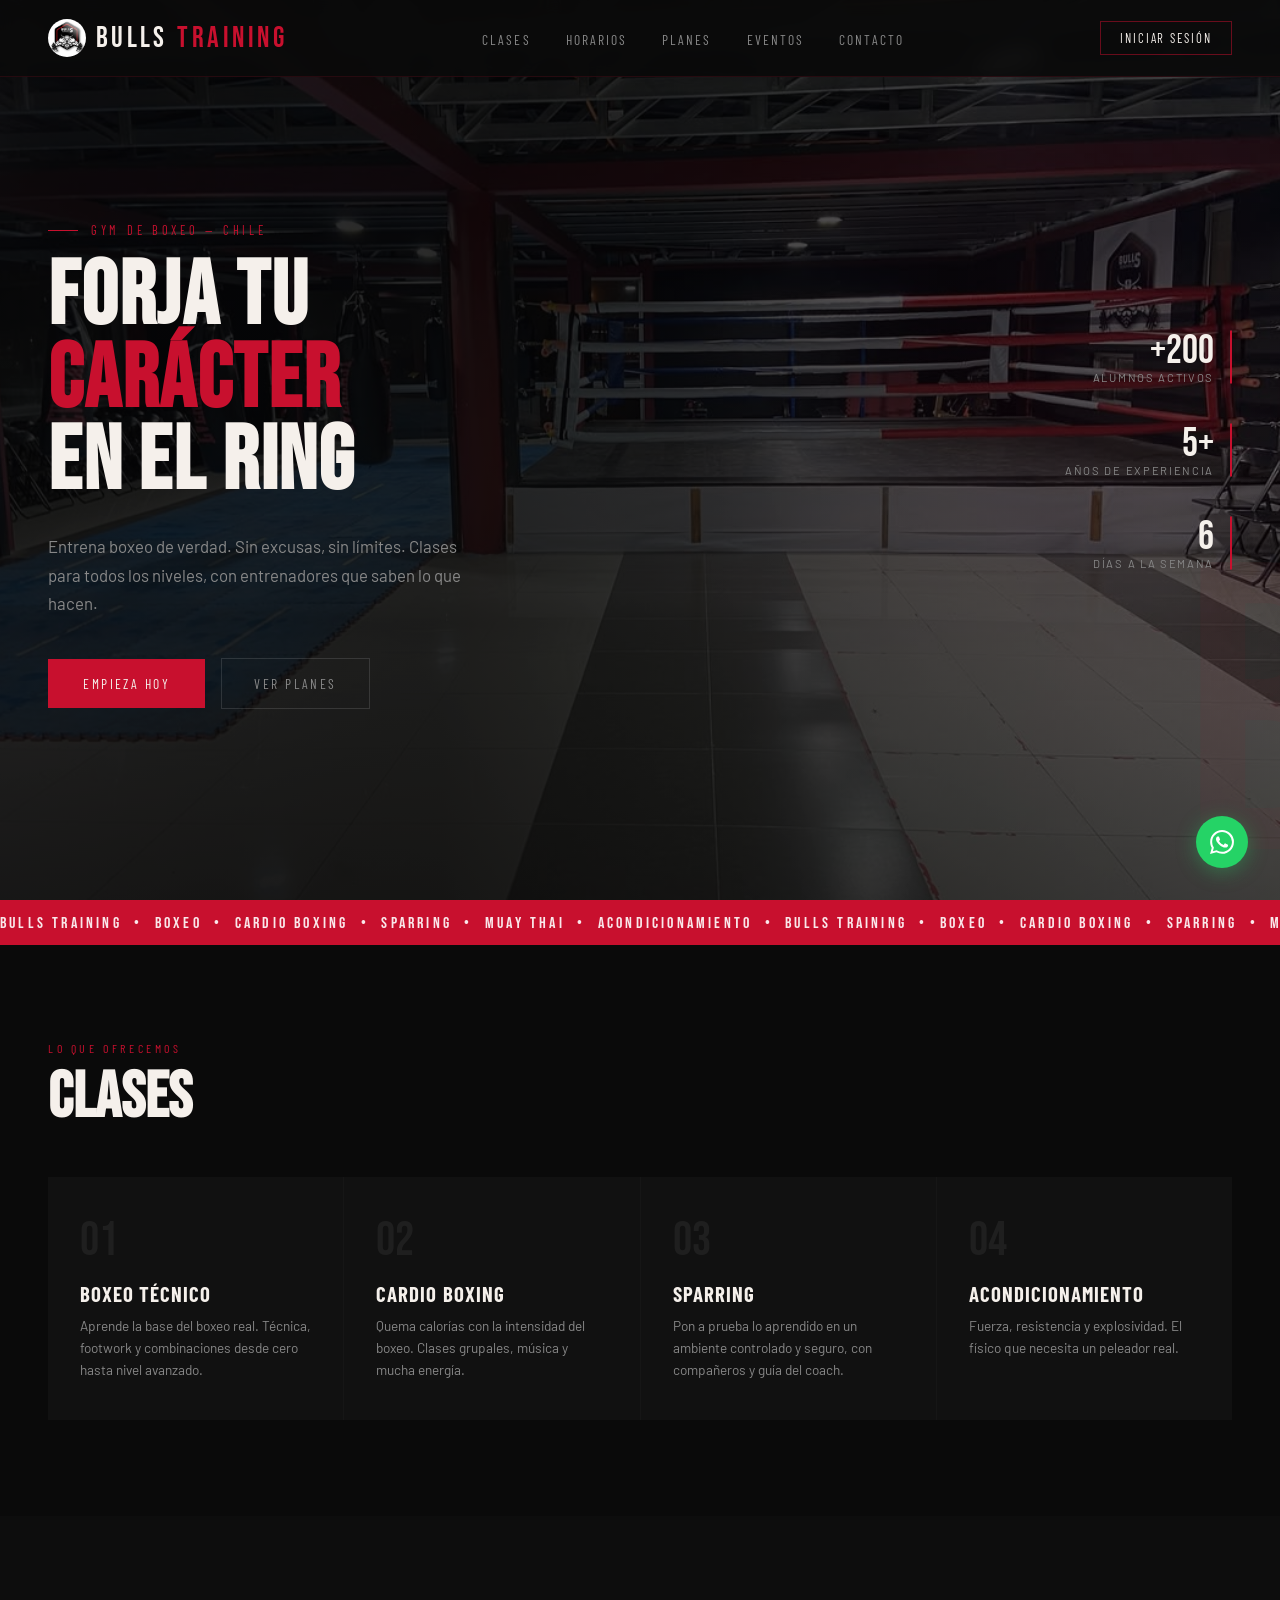
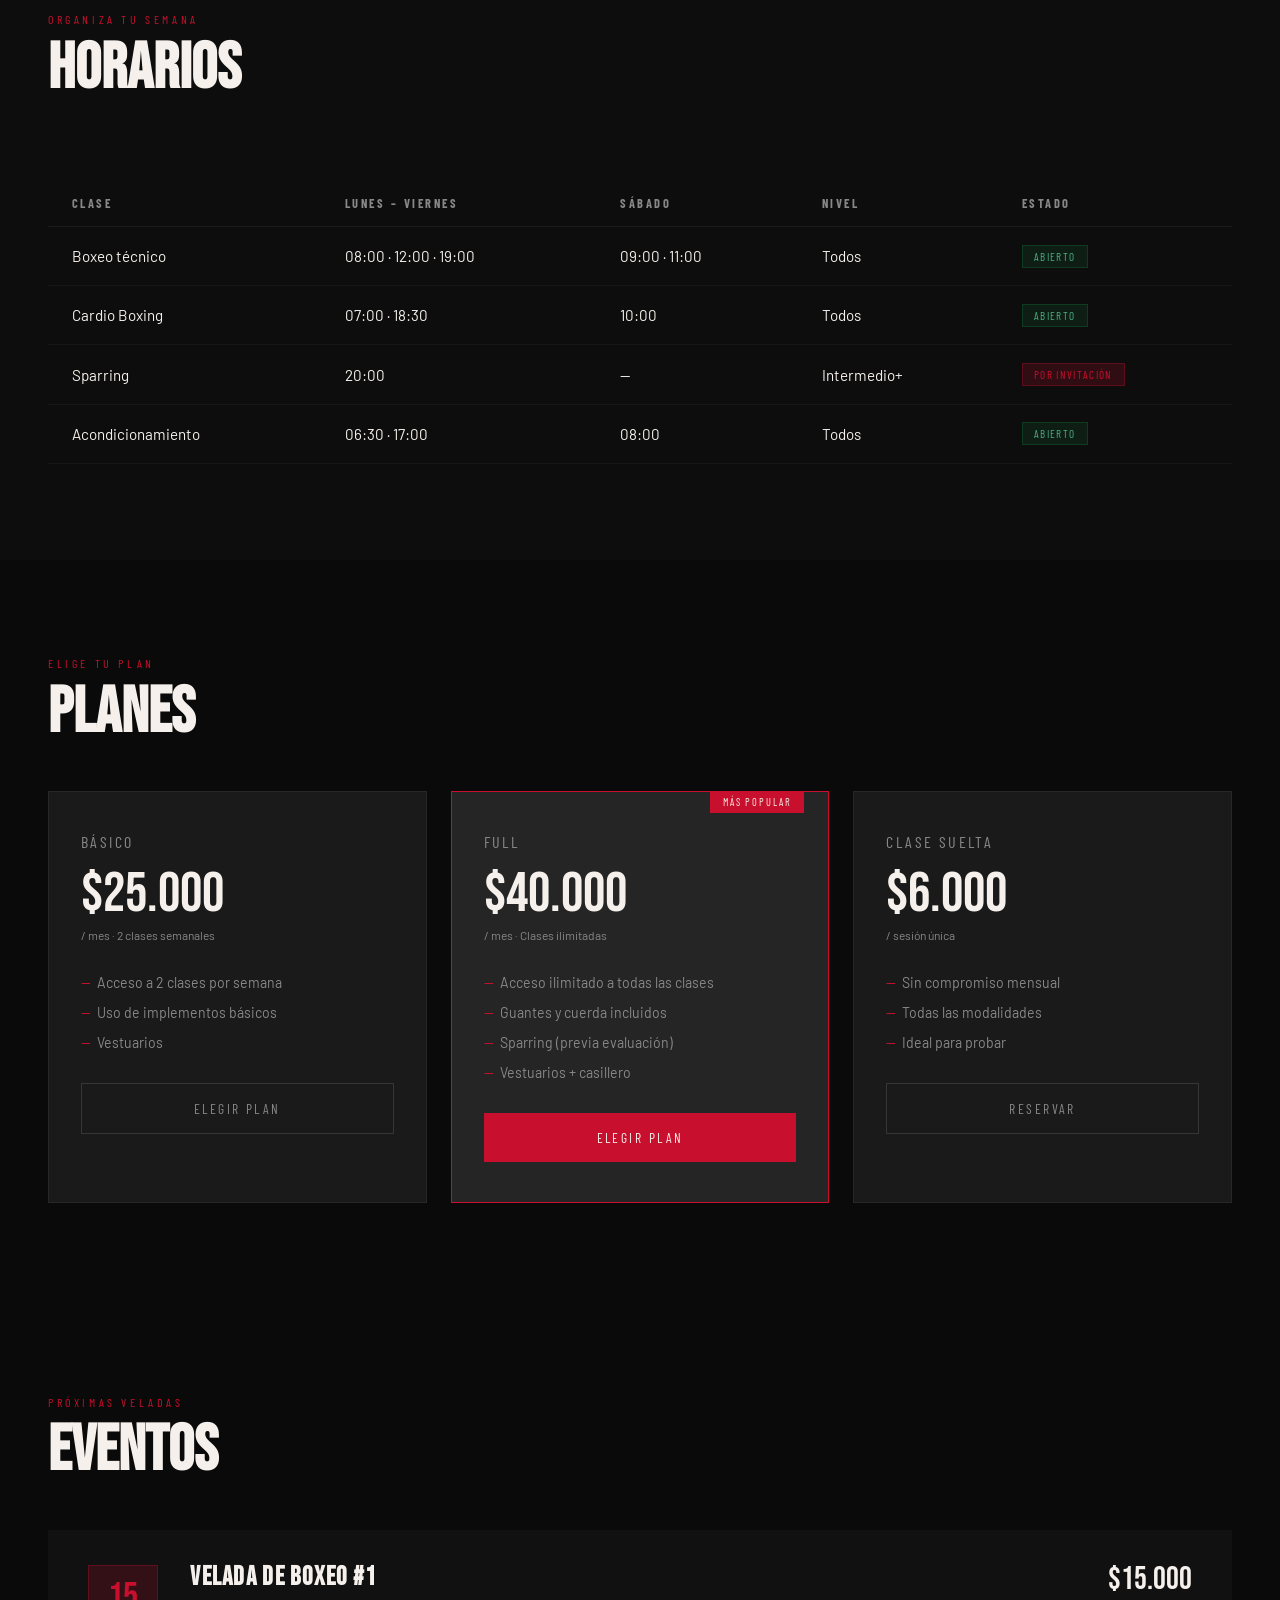
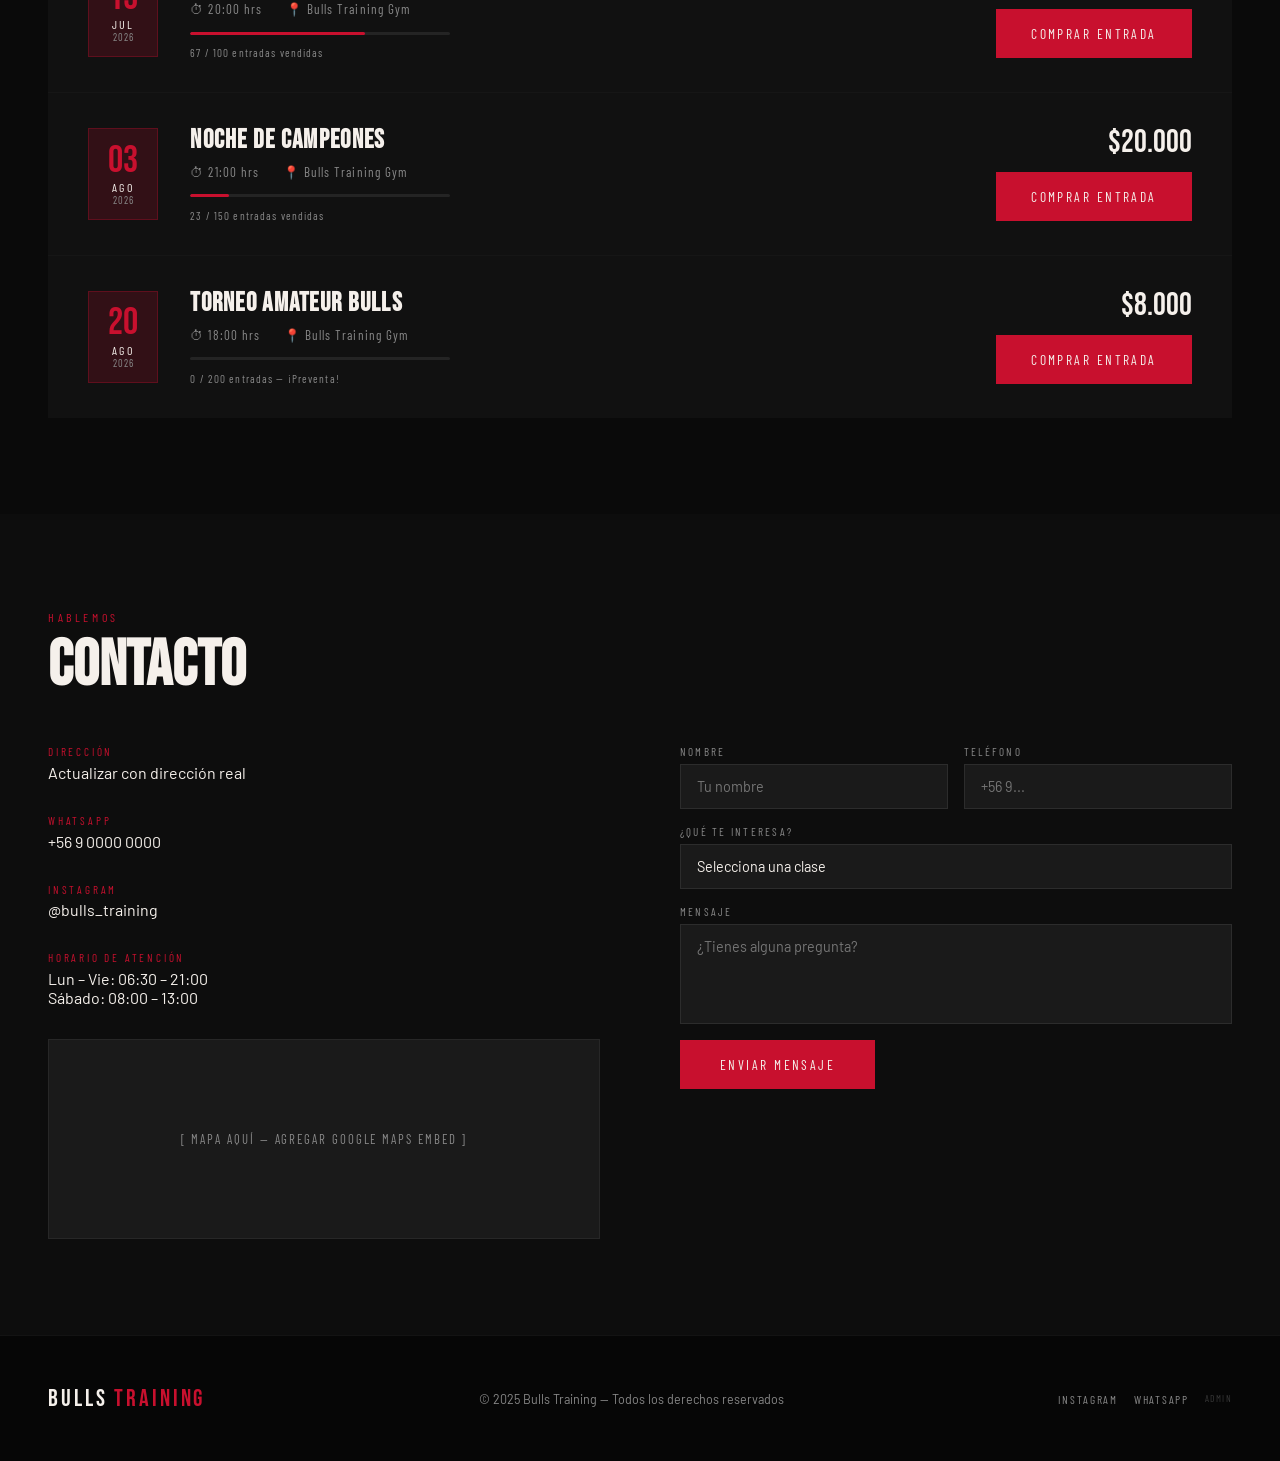
<file: index.html>
<!DOCTYPE html>
<html lang="es">
<head>
<meta charset="UTF-8">
<meta name="viewport" content="width=device-width, initial-scale=1.0">
<title>Bulls Training</title>
<link href="https://fonts.googleapis.com/css2?family=Bebas+Neue&family=Barlow:wght@400;500;700&family=Barlow+Condensed:wght@600;700&display=swap" rel="stylesheet">
<link rel="stylesheet" href="css/style.css">
<link rel="icon" href="img/images.jfif" type="image/jpeg">
</head>
<body>

<nav>
  <a href="index.html" class="nav-logo">
    <img src="img/images.jfif" alt="Bulls Training" class="nav-logo-img">
    BULLS <span>TRAINING</span>
  </a>
  <ul class="nav-links" id="navLinks">
    <li><a href="#clases" class="nav-close">Clases</a></li>
    <li><a href="#horarios" class="nav-close">Horarios</a></li>
    <li><a href="#planes" class="nav-close">Planes</a></li>
    <li><a href="#eventos" class="nav-close">Eventos</a></li>
    <li><a href="#contacto" class="nav-close">Contacto</a></li>
    <li class="nav-admin-mobile-item" id="navAdminMobile" style="display:none;"><a href="admin.html" class="nav-close" style="color:var(--red); font-weight:bold;">Panel Admin</a></li>
    <li class="nav-cta-mobile"><a href="login.html" class="nav-cta" style="display:block;text-align:center;text-decoration:none;">Iniciar sesión</a></li>
  </ul>
  <a href="login.html" class="nav-login-btn nav-cta-desktop" id="navLoginBtn">Iniciar sesión</a>
  <div class="nav-user" id="navUser" style="display:none;">
    <a href="admin.html" class="nav-admin-btn" id="navAdminBtn" style="display:none;">Panel Admin</a>
    <div class="nav-user-avatar" id="navAvatar">?</div>
    <span id="navUserName"></span>
    <button class="nav-logout-btn" onclick="cerrarSesion()">Salir</button>
  </div>
  <button class="nav-hamburger" id="navToggle" aria-label="Menú">
    <span></span><span></span><span></span>
  </button>
</nav>

<section class="hero" id="inicio">
  <div class="hero-bg"></div>
  <div class="hero-number">B</div>

  <div class="hero-content">
    <p class="hero-tag">Gym de Boxeo — Chile</p>
    <h1>FORJA TU<br><span class="accent">CARÁCTER</span><br>EN EL RING</h1>
    <p class="hero-desc">
      Entrena boxeo de verdad. Sin excusas, sin límites.
      Clases para todos los niveles, con entrenadores que saben lo que hacen.
    </p>
    <div class="hero-actions">
      <button class="btn-primary" data-scroll="contacto">Empieza hoy</button>
      <a href="#planes" class="btn-ghost">Ver planes</a>
    </div>
  </div>

  <div class="hero-stats">
    <div class="stat">
      <div class="stat-num">+200</div>
      <div class="stat-label">Alumnos activos</div>
    </div>
    <div class="stat">
      <div class="stat-num">5+</div>
      <div class="stat-label">Años de experiencia</div>
    </div>
    <div class="stat">
      <div class="stat-num">6</div>
      <div class="stat-label">Días a la semana</div>
    </div>
  </div>
</section>

<div class="ticker">
  <div class="ticker-inner">
    BULLS TRAINING &nbsp;•&nbsp; BOXEO &nbsp;•&nbsp; CARDIO BOXING &nbsp;•&nbsp; SPARRING &nbsp;•&nbsp; MUAY THAI &nbsp;•&nbsp; ACONDICIONAMIENTO &nbsp;•&nbsp; BULLS TRAINING &nbsp;•&nbsp; BOXEO &nbsp;•&nbsp; CARDIO BOXING &nbsp;•&nbsp; SPARRING &nbsp;•&nbsp; MUAY THAI &nbsp;•&nbsp; ACONDICIONAMIENTO &nbsp;•&nbsp; BULLS TRAINING &nbsp;•&nbsp; BOXEO &nbsp;•&nbsp; CARDIO BOXING &nbsp;•&nbsp; SPARRING &nbsp;•&nbsp; MUAY THAI &nbsp;•&nbsp; ACONDICIONAMIENTO &nbsp;•&nbsp;
  </div>
</div>

<section id="clases">
  <p class="section-tag">Lo que ofrecemos</p>
  <h2 class="section-title">CLASES</h2>
  <div class="clases-grid">
    <div class="clase-card">
      <div class="clase-num">01</div>
      <div class="clase-name">Boxeo técnico</div>
      <p class="clase-desc">Aprende la base del boxeo real. Técnica, footwork y combinaciones desde cero hasta nivel avanzado.</p>
    </div>
    <div class="clase-card">
      <div class="clase-num">02</div>
      <div class="clase-name">Cardio Boxing</div>
      <p class="clase-desc">Quema calorías con la intensidad del boxeo. Clases grupales, música y mucha energía.</p>
    </div>
    <div class="clase-card">
      <div class="clase-num">03</div>
      <div class="clase-name">Sparring</div>
      <p class="clase-desc">Pon a prueba lo aprendido en un ambiente controlado y seguro, con compañeros y guía del coach.</p>
    </div>
    <div class="clase-card">
      <div class="clase-num">04</div>
      <div class="clase-name">Acondicionamiento</div>
      <p class="clase-desc">Fuerza, resistencia y explosividad. El físico que necesita un peleador real.</p>
    </div>
  </div>
</section>

<section id="horarios">
  <p class="section-tag">Organiza tu semana</p>
  <h2 class="section-title">HORARIOS</h2>
  <div class="schedule-wrapper">
  <table class="schedule-table">
    <thead>
      <tr>
        <th>Clase</th>
        <th>Lunes – Viernes</th>
        <th>Sábado</th>
        <th>Nivel</th>
        <th>Estado</th>
      </tr>
    </thead>
    <tbody>
      <tr>
        <td>Boxeo técnico</td>
        <td>08:00 · 12:00 · 19:00</td>
        <td>09:00 · 11:00</td>
        <td>Todos</td>
        <td><span class="badge open">Abierto</span></td>
      </tr>
      <tr>
        <td>Cardio Boxing</td>
        <td>07:00 · 18:30</td>
        <td>10:00</td>
        <td>Todos</td>
        <td><span class="badge open">Abierto</span></td>
      </tr>
      <tr>
        <td>Sparring</td>
        <td>20:00</td>
        <td>—</td>
        <td>Intermedio+</td>
        <td><span class="badge">Por invitación</span></td>
      </tr>
      <tr>
        <td>Acondicionamiento</td>
        <td>06:30 · 17:00</td>
        <td>08:00</td>
        <td>Todos</td>
        <td><span class="badge open">Abierto</span></td>
      </tr>
    </tbody>
  </table>
  </div>
</section>

<section id="planes">
  <p class="section-tag">Elige tu plan</p>
  <h2 class="section-title">PLANES</h2>
  <div class="planes-grid">
    <div class="plan-card">
      <p class="plan-name">Básico</p>
      <div class="plan-price">$25.000</div>
      <p class="plan-period">/ mes · 2 clases semanales</p>
      <ul class="plan-features">
        <li>Acceso a 2 clases por semana</li>
        <li>Uso de implementos básicos</li>
        <li>Vestuarios</li>
      </ul>
      <button class="btn-ghost" style="width:100%; text-align:center;">Elegir plan</button>
    </div>
    <div class="plan-card featured">
      <div class="plan-badge">Más popular</div>
      <p class="plan-name">Full</p>
      <div class="plan-price">$40.000</div>
      <p class="plan-period">/ mes · Clases ilimitadas</p>
      <ul class="plan-features">
        <li>Acceso ilimitado a todas las clases</li>
        <li>Guantes y cuerda incluidos</li>
        <li>Sparring (previa evaluación)</li>
        <li>Vestuarios + casillero</li>
      </ul>
      <button class="btn-primary" style="width:100%;">Elegir plan</button>
    </div>
    <div class="plan-card">
      <p class="plan-name">Clase suelta</p>
      <div class="plan-price">$6.000</div>
      <p class="plan-period">/ sesión única</p>
      <ul class="plan-features">
        <li>Sin compromiso mensual</li>
        <li>Todas las modalidades</li>
        <li>Ideal para probar</li>
      </ul>
      <button class="btn-ghost" style="width:100%; text-align:center;">Reservar</button>
    </div>
  </div>
</section>

<section id="eventos">
  <p class="section-tag">Próximas veladas</p>
  <h2 class="section-title">EVENTOS</h2>
  <div class="eventos-grid">

    <div class="evento-card">
      <div class="evento-date-badge">
        <span class="evento-day">15</span>
        <span class="evento-month">JUL</span>
        <span class="evento-year">2026</span>
      </div>
      <div class="evento-info">
        <h3 class="evento-name">VELADA DE BOXEO #1</h3>
        <div class="evento-meta">
          <span>⏱ 20:00 hrs</span>
          <span>📍 Bulls Training Gym</span>
        </div>
        <div class="evento-tickets">
          <div class="tickets-bar"><div class="tickets-fill" style="width:67%"></div></div>
          <span class="tickets-label">67 / 100 entradas vendidas</span>
        </div>
      </div>
      <div class="evento-action">
        <div class="evento-price">$15.000</div>
        <a href="login.html?evento=1" class="btn-primary evento-btn">Comprar entrada</a>
      </div>
    </div>

    <div class="evento-card">
      <div class="evento-date-badge">
        <span class="evento-day">03</span>
        <span class="evento-month">AGO</span>
        <span class="evento-year">2026</span>
      </div>
      <div class="evento-info">
        <h3 class="evento-name">NOCHE DE CAMPEONES</h3>
        <div class="evento-meta">
          <span>⏱ 21:00 hrs</span>
          <span>📍 Bulls Training Gym</span>
        </div>
        <div class="evento-tickets">
          <div class="tickets-bar"><div class="tickets-fill" style="width:15%"></div></div>
          <span class="tickets-label">23 / 150 entradas vendidas</span>
        </div>
      </div>
      <div class="evento-action">
        <div class="evento-price">$20.000</div>
        <a href="login.html?evento=2" class="btn-primary evento-btn">Comprar entrada</a>
      </div>
    </div>

    <div class="evento-card">
      <div class="evento-date-badge">
        <span class="evento-day">20</span>
        <span class="evento-month">AGO</span>
        <span class="evento-year">2026</span>
      </div>
      <div class="evento-info">
        <h3 class="evento-name">TORNEO AMATEUR BULLS</h3>
        <div class="evento-meta">
          <span>⏱ 18:00 hrs</span>
          <span>📍 Bulls Training Gym</span>
        </div>
        <div class="evento-tickets">
          <div class="tickets-bar"><div class="tickets-fill" style="width:0%"></div></div>
          <span class="tickets-label">0 / 200 entradas — ¡Preventa!</span>
        </div>
      </div>
      <div class="evento-action">
        <div class="evento-price">$8.000</div>
        <a href="login.html?evento=3" class="btn-primary evento-btn">Comprar entrada</a>
      </div>
    </div>

  </div>
</section>

<section id="contacto">
  <p class="section-tag">Hablemos</p>
  <h2 class="section-title">CONTACTO</h2>
  <div class="contact-grid">
    <div class="contact-info">
      <div>
        <p class="contact-item-label">Dirección</p>
        <p class="contact-item-value">Actualizar con dirección real</p>
      </div>
      <div>
        <p class="contact-item-label">WhatsApp</p>
        <p class="contact-item-value">
          <a href="https://wa.me/56900000000">+56 9 0000 0000</a>
        </p>
      </div>
      <div>
        <p class="contact-item-label">Instagram</p>
        <p class="contact-item-value">
          <a href="https://instagram.com/bulls_training" target="_blank">@bulls_training</a>
        </p>
      </div>
      <div>
        <p class="contact-item-label">Horario de atención</p>
        <p class="contact-item-value">Lun – Vie: 06:30 – 21:00<br>Sábado: 08:00 – 13:00</p>
      </div>
      <div class="map-placeholder">[ Mapa aquí — agregar Google Maps embed ]</div>
    </div>

    <div class="contact-form">
      <div class="form-row">
        <div class="form-field">
          <label class="form-label">Nombre</label>
          <input class="form-input" type="text" placeholder="Tu nombre">
        </div>
        <div class="form-field">
          <label class="form-label">Teléfono</label>
          <input class="form-input" type="tel" placeholder="+56 9...">
        </div>
      </div>
      <div class="form-field">
        <label class="form-label">¿Qué te interesa?</label>
        <select class="form-select">
          <option value="">Selecciona una clase</option>
          <option>Boxeo técnico</option>
          <option>Cardio Boxing</option>
          <option>Acondicionamiento</option>
          <option>Información general</option>
        </select>
      </div>
      <div class="form-field">
        <label class="form-label">Mensaje</label>
        <textarea class="form-textarea" placeholder="¿Tienes alguna pregunta?"></textarea>
      </div>
      <button class="btn-primary" style="align-self: flex-start; padding: 1rem 2.5rem;">Enviar mensaje</button>
    </div>
  </div>
</section>

<footer>
  <div class="footer-logo">BULLS <span>TRAINING</span></div>
  <p class="footer-copy">© 2025 Bulls Training — Todos los derechos reservados</p>
  <div class="footer-social">
    <a href="https://instagram.com/bulls_training" target="_blank">Instagram</a>
    <a href="https://wa.me/56900000000">WhatsApp</a>
    <a href="admin.html" style="color:rgba(255,255,255,0.2);font-size:0.6rem;">Admin</a>
  </div>
</footer>

<a class="whatsapp-float" href="https://wa.me/56900000000" target="_blank" title="WhatsApp">
  <svg xmlns="http://www.w3.org/2000/svg" width="24" height="24" viewBox="0 0 24 24" fill="white">
    <path d="M17.472 14.382c-.297-.149-1.758-.867-2.03-.967-.273-.099-.471-.148-.67.15-.197.297-.767.966-.94 1.164-.173.199-.347.223-.644.075-.297-.15-1.255-.463-2.39-1.475-.883-.788-1.48-1.761-1.653-2.059-.173-.297-.018-.458.13-.606.134-.133.298-.347.446-.52.149-.174.198-.298.298-.497.099-.198.05-.371-.025-.52-.075-.149-.669-1.612-.916-2.207-.242-.579-.487-.5-.669-.51-.173-.008-.371-.01-.57-.01-.198 0-.52.074-.792.372-.272.297-1.04 1.016-1.04 2.479 0 1.462 1.065 2.875 1.213 3.074.149.198 2.096 3.2 5.077 4.487.709.306 1.262.489 1.694.625.712.227 1.36.195 1.871.118.571-.085 1.758-.719 2.006-1.413.248-.694.248-1.289.173-1.413-.074-.124-.272-.198-.57-.347m-5.421 7.403h-.004a9.87 9.87 0 01-5.031-1.378l-.361-.214-3.741.982.998-3.648-.235-.374a9.86 9.86 0 01-1.51-5.26c.001-5.45 4.436-9.884 9.888-9.884 2.64 0 5.122 1.03 6.988 2.898a9.825 9.825 0 012.893 6.994c-.003 5.45-4.437 9.884-9.885 9.884m8.413-18.297A11.815 11.815 0 0012.05 0C5.495 0 .16 5.335.157 11.892c0 2.096.547 4.142 1.588 5.945L.057 24l6.305-1.654a11.882 11.882 0 005.683 1.448h.005c6.554 0 11.89-5.335 11.893-11.893a11.821 11.821 0 00-3.48-8.413z"/>
  </svg>
</a>

<script src="js/script.js"></script>
</body>
</html>
</file>
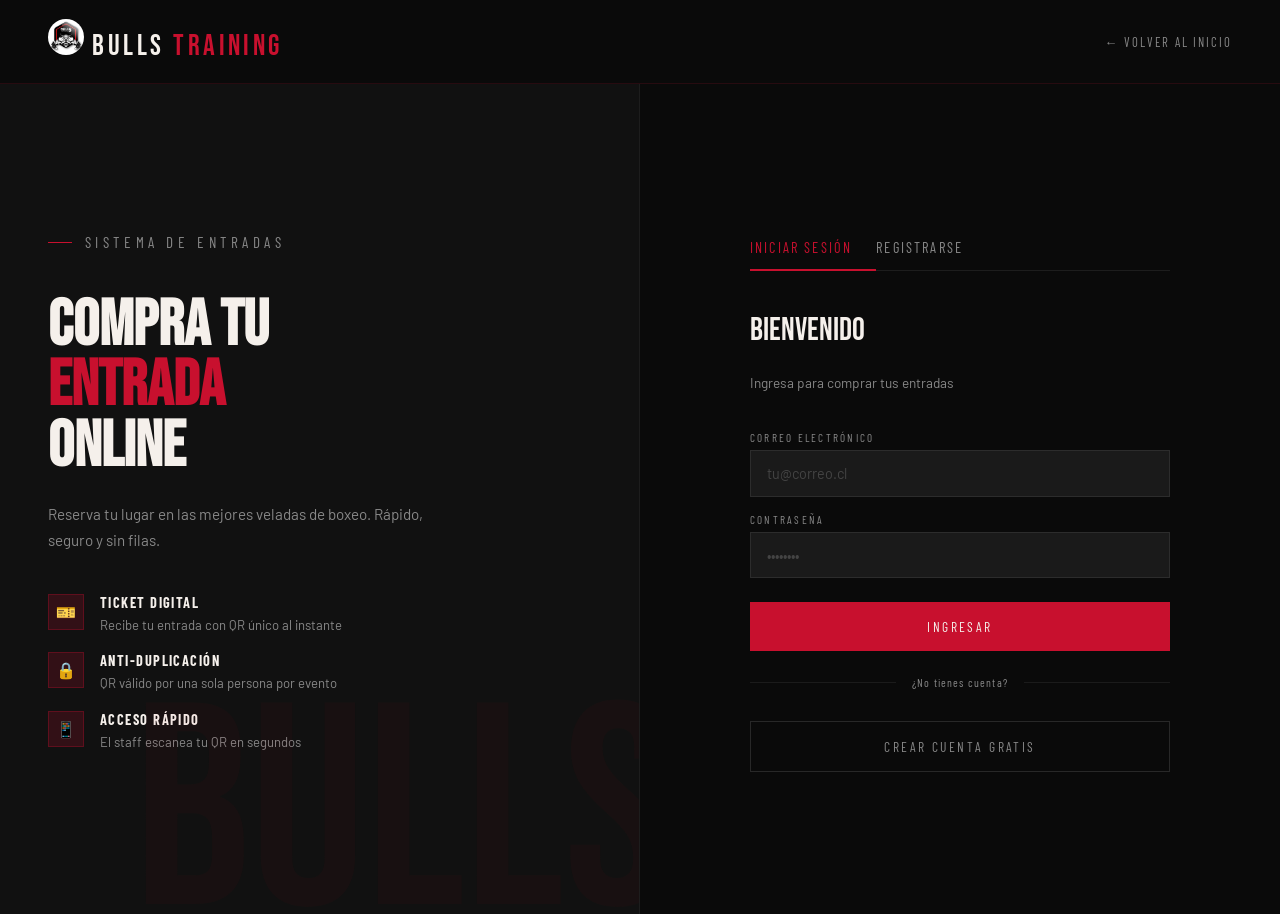
<file: admin.html>
<!DOCTYPE html>
<html lang="es">
<head>
<meta charset="UTF-8">
<meta name="viewport" content="width=device-width, initial-scale=1.0">
<title>Admin — Bulls Training</title>
<link href="https://fonts.googleapis.com/css2?family=Bebas+Neue&family=Barlow:wght@400;500;700&family=Barlow+Condensed:wght@600;700&display=swap" rel="stylesheet">
<link rel="stylesheet" href="css/admin.css">
<link rel="icon" href="img/images.jfif" type="image/jpeg">
</head>
<body>



<!-- SIDEBAR -->
<aside class="sidebar">
  <div class="sidebar-logo">
    <img src="img/images.jfif" alt="Bulls" class="sidebar-logo-img">
    BULLS <span>T</span><span class="sidebar-badge admin-word">ADMIN</span>
  </div>
  <nav class="sidebar-nav">
    <div class="snav-item active" onclick="showTab('dashboard')"><span class="snav-icon">📊</span><span>Dashboard</span></div>
    <div class="snav-item" onclick="showTab('eventos')"><span class="snav-icon">🥊</span><span>Eventos</span></div>
    <div class="snav-item" onclick="showTab('entradas')"><span class="snav-icon">🎫</span><span>Entradas</span></div>
    <div class="snav-item" onclick="showTab('scanner')"><span class="snav-icon">📷</span><span>Scanner QR</span></div>
    <a href="index.html" style="text-decoration: none; display: block;"><div class="snav-item" style="border-top: 1px solid rgba(255,255,255,0.05); margin-top: 0.5rem; padding-top: 1rem;"><span class="snav-icon">🏠</span><span style="color: var(--white);">Ver Lobby</span></div></a>
  </nav>
  <div class="sidebar-footer">
    <div class="sidebar-user"><strong>Admin</strong>Bulls Training</div>
    <button class="btn-logout" onclick="adminLogout()">Cerrar sesión</button>
  </div>
</aside>

<!-- MAIN -->
<main class="admin-main">

  <!-- DASHBOARD -->
  <div class="tab-panel active" id="tab-dashboard">
    <div class="admin-header">
      <h1>DASHBOARD</h1>
      <p>Resumen general — actualizado en tiempo real</p>
    </div>
    <div class="stats-grid">
      <div class="stat-card"><div class="stat-label">Eventos activos</div><div class="stat-num red">3</div><div class="stat-sub">Próximas veladas</div></div>
      <div class="stat-card"><div class="stat-label">Entradas vendidas</div><div class="stat-num">90</div><div class="stat-sub">De 450 disponibles</div></div>
      <div class="stat-card"><div class="stat-label">Recaudación</div><div class="stat-num">$1.2M</div><div class="stat-sub">CLP este mes</div></div>
      <div class="stat-card"><div class="stat-label">Compradores</div><div class="stat-num">87</div><div class="stat-sub">Cuentas registradas</div></div>
    </div>
    <div class="sec-head"><h2>Eventos próximos</h2></div>
    <table class="admin-table">
      <thead><tr><th>Evento</th><th>Fecha</th><th>Entradas</th><th>Ocupación</th><th>Estado</th></tr></thead>
      <tbody>
        <tr><td>Velada de Boxeo #1</td><td>15 Jul 2026</td><td>67 / 100</td><td><div class="prog-bar"><div class="prog-fill" style="width:67%"></div></div></td><td><span class="badge badge-green">Activo</span></td></tr>
        <tr><td>Noche de Campeones</td><td>03 Ago 2026</td><td>23 / 150</td><td><div class="prog-bar"><div class="prog-fill" style="width:15%"></div></div></td><td><span class="badge badge-green">Activo</span></td></tr>
        <tr><td>Torneo Amateur Bulls</td><td>20 Ago 2026</td><td>0 / 200</td><td><div class="prog-bar"><div class="prog-fill" style="width:0%"></div></div></td><td><span class="badge badge-gray">Preventa</span></td></tr>
      </tbody>
    </table>
    <div class="sec-head"><h2>Últimas compras</h2></div>
    <table class="admin-table">
      <thead><tr><th>Ticket ID</th><th>Comprador</th><th>Evento</th><th>Hora</th><th>Estado</th></tr></thead>
      <tbody>
        <tr><td>BT-2026-4821</td><td>Carlos Rojas</td><td>Velada de Boxeo #1</td><td>Hoy 14:32</td><td><span class="badge badge-green">Válido</span></td></tr>
        <tr><td>BT-2026-4820</td><td>María González</td><td>Noche de Campeones</td><td>Hoy 13:15</td><td><span class="badge badge-green">Válido</span></td></tr>
        <tr><td>BT-2026-4819</td><td>Felipe Torres</td><td>Velada de Boxeo #1</td><td>Hoy 11:47</td><td><span class="badge badge-red">Usado</span></td></tr>
        <tr><td>BT-2026-4818</td><td>Ana Muñoz</td><td>Velada de Boxeo #1</td><td>Ayer 20:03</td><td><span class="badge badge-green">Válido</span></td></tr>
      </tbody>
    </table>
  </div>

  <!-- EVENTOS -->
  <div class="tab-panel" id="tab-eventos">
    <div class="admin-header"><h1>EVENTOS</h1><p>Gestiona las veladas y torneos</p></div>
    <div class="sec-head"><h2>Todos los eventos</h2><button class="btn-add" onclick="openModal()">+ Nuevo evento</button></div>
    <table class="admin-table">
      <thead><tr><th>Nombre</th><th>Fecha</th><th>Hora</th><th>Precio</th><th>Cap.</th><th>Vendidos</th><th>Acciones</th></tr></thead>
      <tbody id="eventosTable">
        <tr><td>Velada de Boxeo #1</td><td>15 Jul 2026</td><td>20:00</td><td>$15.000</td><td>100</td><td>67</td><td><button class="btn-sm">Editar</button> <button class="btn-sm del">Eliminar</button></td></tr>
        <tr><td>Noche de Campeones</td><td>03 Ago 2026</td><td>21:00</td><td>$20.000</td><td>150</td><td>23</td><td><button class="btn-sm">Editar</button> <button class="btn-sm del">Eliminar</button></td></tr>
        <tr><td>Torneo Amateur Bulls</td><td>20 Ago 2026</td><td>18:00</td><td>$8.000</td><td>200</td><td>0</td><td><button class="btn-sm">Editar</button> <button class="btn-sm del">Eliminar</button></td></tr>
      </tbody>
    </table>
  </div>

  <!-- ENTRADAS -->
  <div class="tab-panel" id="tab-entradas">
    <div class="admin-header"><h1>ENTRADAS</h1><p>Registro completo de tickets emitidos</p></div>
    <table class="admin-table">
      <thead><tr><th>Ticket ID</th><th>Titular</th><th>RUT</th><th>Evento</th><th>Asiento</th><th>Estado</th></tr></thead>
      <tbody>
        <tr><td>BT-2026-4821</td><td>Carlos Rojas</td><td>15.234.567-8</td><td>Velada de Boxeo #1</td><td>A-07</td><td><span class="badge badge-green">Válido</span></td></tr>
        <tr><td>BT-2026-4820</td><td>María González</td><td>12.987.654-3</td><td>Noche de Campeones</td><td>B-12</td><td><span class="badge badge-green">Válido</span></td></tr>
        <tr><td>BT-2026-4819</td><td>Felipe Torres</td><td>13.456.789-K</td><td>Velada de Boxeo #1</td><td>C-05</td><td><span class="badge badge-red">Usado</span></td></tr>
        <tr><td>BT-2026-4818</td><td>Ana Muñoz</td><td>17.654.321-2</td><td>Velada de Boxeo #1</td><td>A-12</td><td><span class="badge badge-green">Válido</span></td></tr>
        <tr><td>BT-2026-4817</td><td>Pedro Soto</td><td>16.123.456-7</td><td>Noche de Campeones</td><td>D-09</td><td><span class="badge badge-green">Válido</span></td></tr>
      </tbody>
    </table>
  </div>

  <!-- SCANNER -->
  <div class="tab-panel" id="tab-scanner">
    <div class="admin-header"><h1>SCANNER QR</h1><p>Verifica la autenticidad de cada entrada en la puerta</p></div>
    <div class="scanner-wrap">
      <div class="scanner-frame">
        <div class="scanner-corners"></div>
        <div class="scanner-line"></div>
      </div>
      <p class="scanner-hint">Apunta la cámara al QR del comprador</p>
      <button class="btn-simulate" onclick="simulateScan(true)">✅ Simular escaneo válido</button>
      <button class="btn-simulate" onclick="simulateScan(false)" style="background:transparent;border:1px solid rgba(255,255,255,.12);color:var(--gray-text)">❌ Simular entrada inválida</button>
      <div class="scan-result" id="scanResult">
        <div class="scan-result-title" id="scanTitle">—</div>
        <div class="scan-fields" id="scanFields"></div>
      </div>
    </div>
  </div>

</main>

<!-- MODAL NUEVO EVENTO -->
<div class="modal-overlay" id="modalOverlay">
  <div class="modal-box">
    <div class="modal-title">Nuevo evento</div>
    <div class="modal-field"><label class="modal-label">Nombre del evento</label><input class="modal-input" placeholder="Ej: Velada de Boxeo #4"></div>
    <div class="modal-row">
      <div class="modal-field"><label class="modal-label">Fecha</label><input class="modal-input" type="date"></div>
      <div class="modal-field"><label class="modal-label">Hora</label><input class="modal-input" type="time"></div>
    </div>
    <div class="modal-row">
      <div class="modal-field"><label class="modal-label">Capacidad</label><input class="modal-input" type="number" placeholder="100"></div>
      <div class="modal-field"><label class="modal-label">Precio ($)</label><input class="modal-input" type="number" placeholder="15000"></div>
    </div>
    <div class="modal-actions">
      <button class="btn-modal-cancel" onclick="closeModal()">Cancelar</button>
      <button class="btn-modal-save" onclick="saveEvento()">Guardar evento</button>
    </div>
  </div>
</div>

<script>
// Verificar sesión admin desde localStorage
const adminUser = JSON.parse(localStorage.getItem('bt_user') || 'null');
if (!adminUser || adminUser.rol !== 'admin') {
  window.location.href = 'login.html';
}

// Mostrar nombre en sidebar
if (adminUser) {
  const el = document.querySelector('.sidebar-user strong');
  if (el) el.textContent = adminUser.nombre;
}

// Cerrar sesión → volver al login
function adminLogout() {
  localStorage.removeItem('bt_user');
  localStorage.removeItem('bt_evento');
  window.location.href = 'login.html';
}

// Tabs
function showTab(id){
  document.querySelectorAll('.tab-panel').forEach(t=>t.classList.remove('active'));
  document.querySelectorAll('.snav-item').forEach(i=>i.classList.remove('active'));
  document.getElementById('tab-'+id).classList.add('active');
  event.currentTarget.classList.add('active');
}

// Modal
function openModal(){ document.getElementById('modalOverlay').classList.add('show'); }
function closeModal(){ document.getElementById('modalOverlay').classList.remove('show'); }
function saveEvento(){
  alert('En producción: evento guardado en la base de datos.');
  closeModal();
}

// Scanner simulation
function simulateScan(valid){
  const r=document.getElementById('scanResult');
  const t=document.getElementById('scanTitle');
  const f=document.getElementById('scanFields');
  r.style.display='block';
  r.className='scan-result '+(valid?'valid':'invalid');
  t.textContent = valid ? '✅ ENTRADA VÁLIDA' : '❌ ENTRADA INVÁLIDA';
  if(valid){
    f.innerHTML=`
      <div><div class="scan-field-label">Titular</div><div class="scan-field-value">Carlos Rojas</div></div>
      <div><div class="scan-field-label">RUT</div><div class="scan-field-value">15.234.567-8</div></div>
      <div><div class="scan-field-label">Evento</div><div class="scan-field-value">Velada de Boxeo #1</div></div>
      <div><div class="scan-field-label">Asiento</div><div class="scan-field-value">A-07</div></div>
      <div><div class="scan-field-label">Ticket ID</div><div class="scan-field-value">BT-2026-4821</div></div>
      <div><div class="scan-field-label">Estado</div><div class="scan-field-value" style="color:#4caf82">Primera vez — OK</div></div>`;
  } else {
    f.innerHTML=`
      <div><div class="scan-field-label">Ticket ID</div><div class="scan-field-value">BT-2026-4819</div></div>
      <div><div class="scan-field-label">Motivo</div><div class="scan-field-value" style="color:#ff6b6b">Ya fue usado anteriormente</div></div>`;
  }
}
</script>
</body>
</html>
</file>
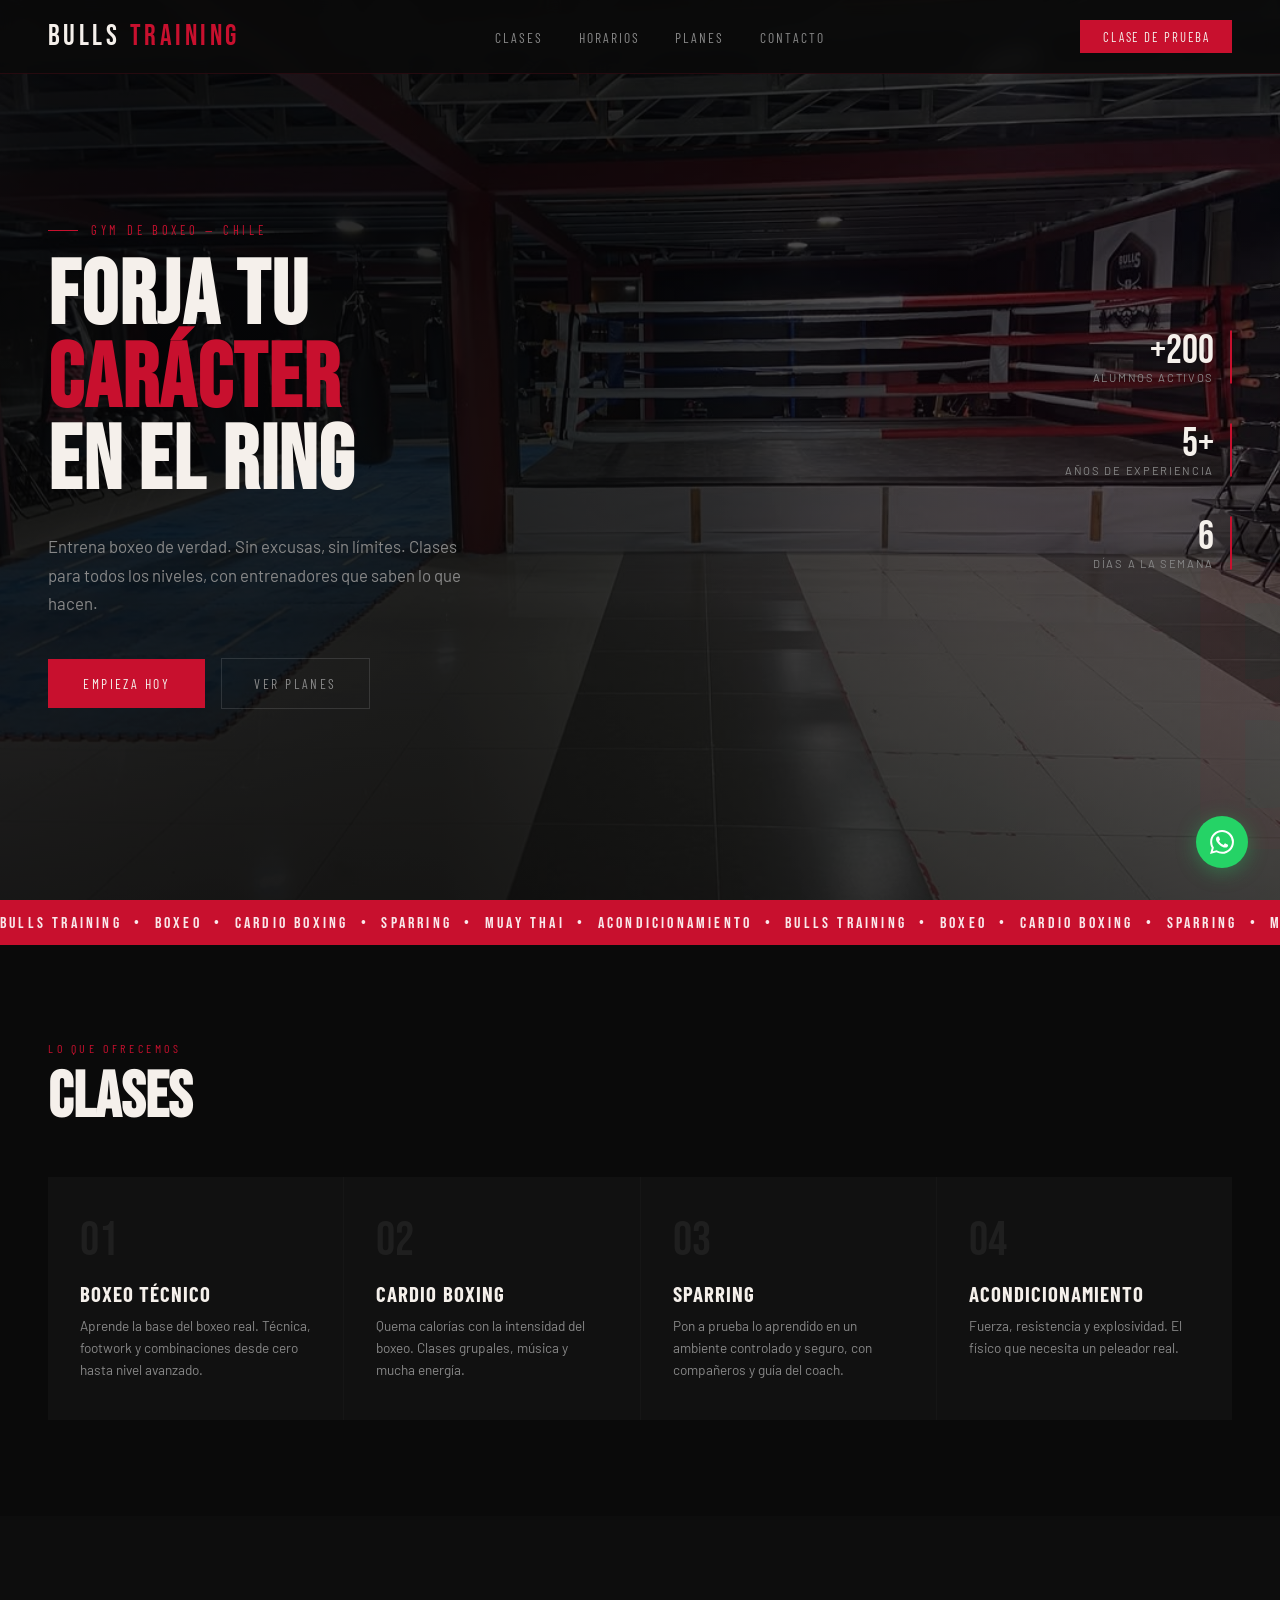
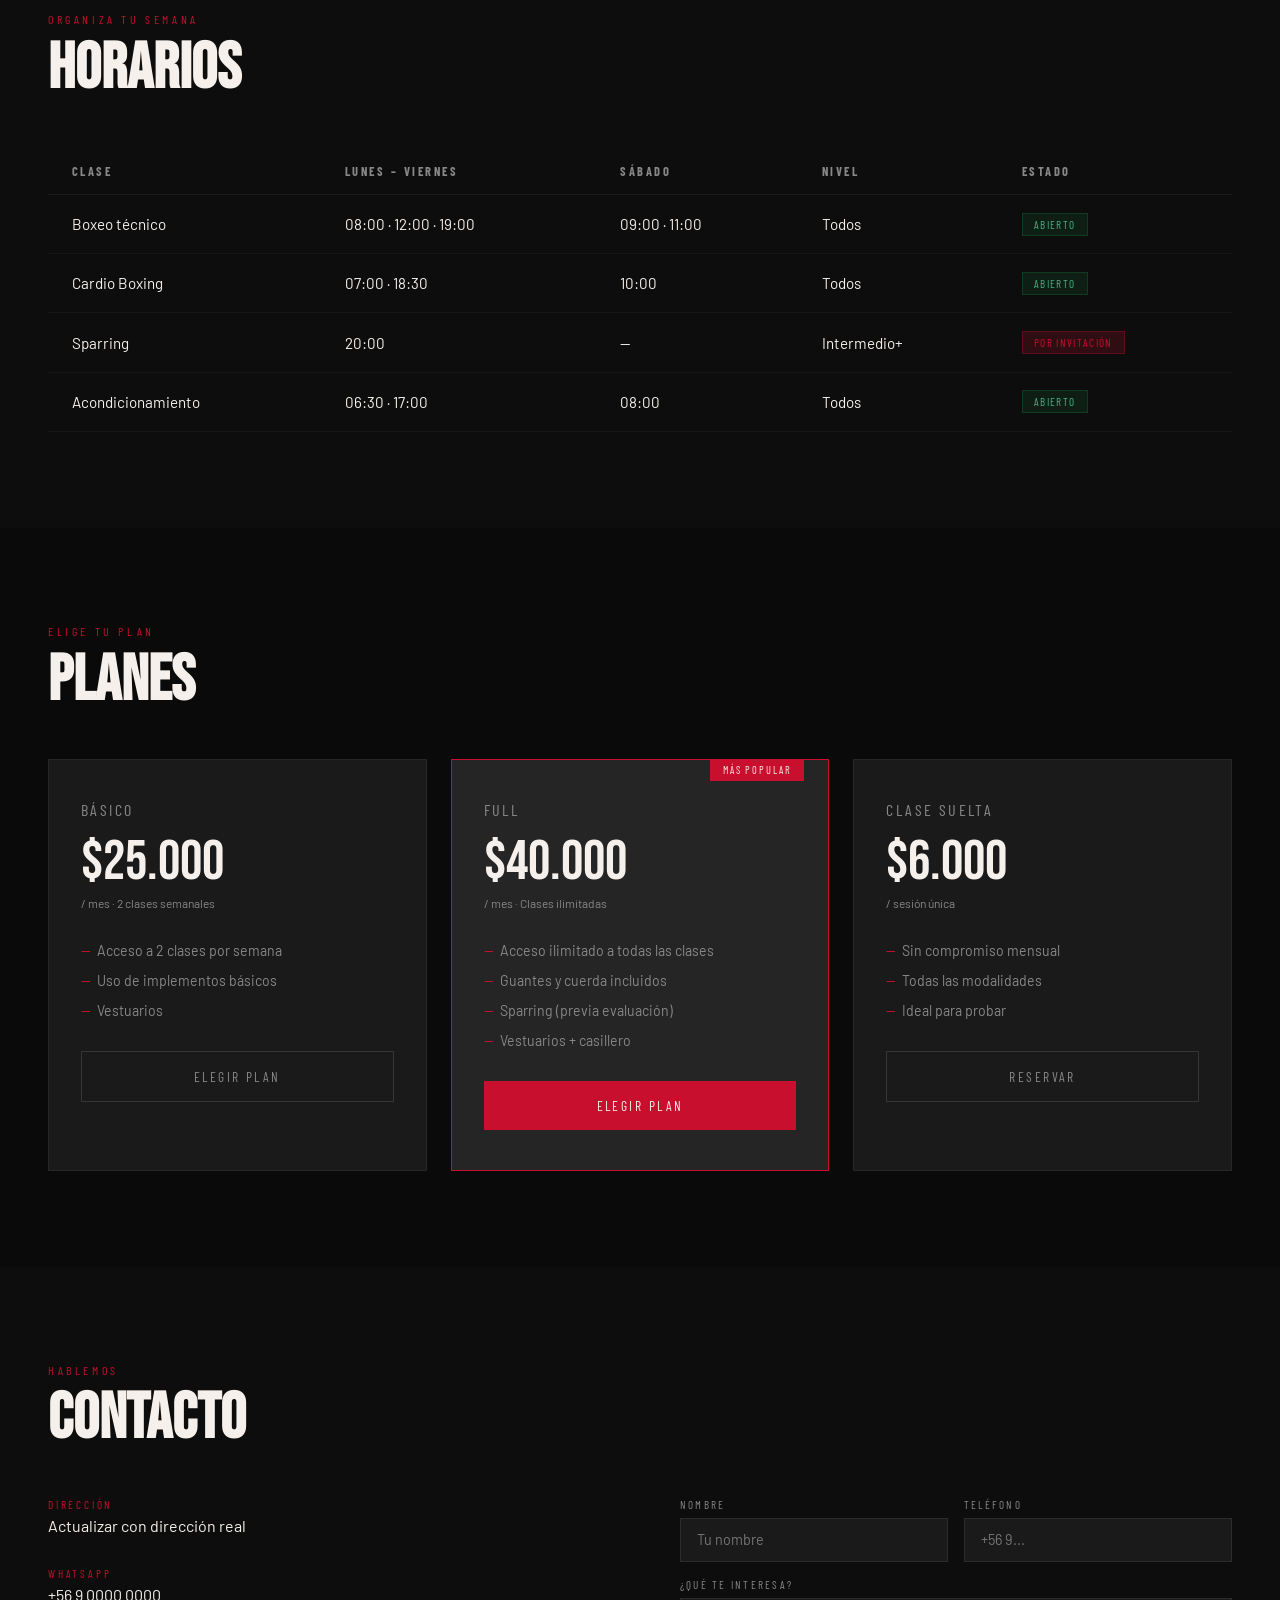
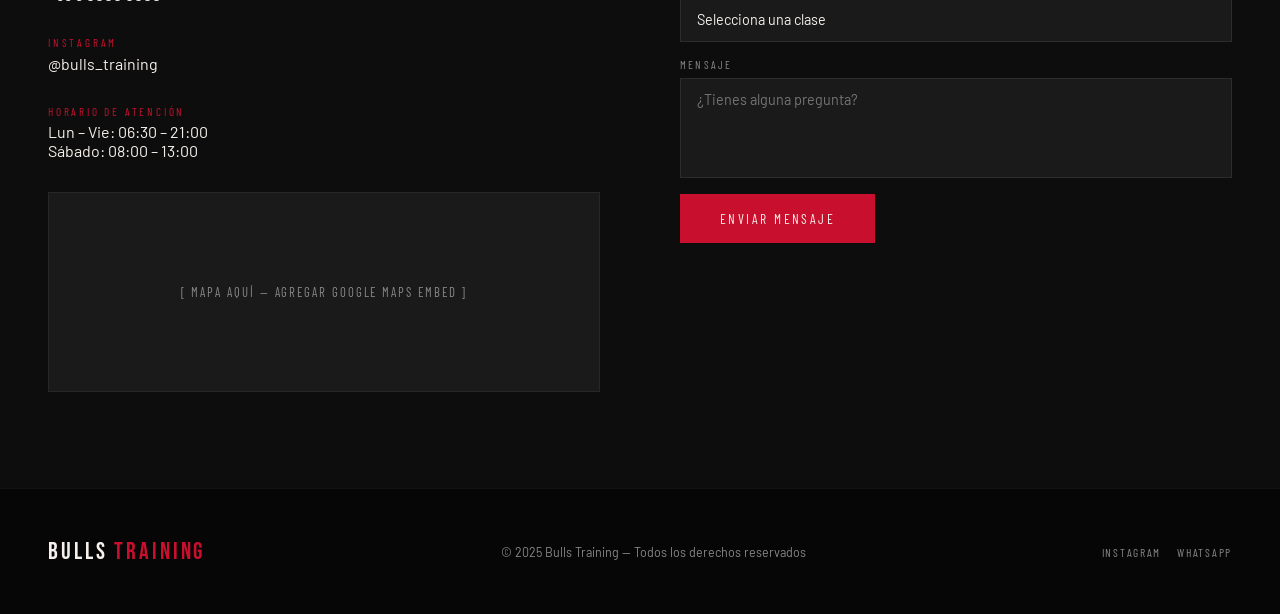
<file: bulls_training.html>
<!DOCTYPE html>
<html lang="es">
<head>
<meta charset="UTF-8">
<meta name="viewport" content="width=device-width, initial-scale=1.0">
<title>Bulls Training</title>
<link href="https://fonts.googleapis.com/css2?family=Bebas+Neue&family=Barlow:wght@400;500;700&family=Barlow+Condensed:wght@600;700&display=swap" rel="stylesheet">
<link rel="stylesheet" href="css/style.css">
</head>
<body>

<nav>
  <div class="nav-logo">BULLS <span>TRAINING</span></div>
  <ul class="nav-links">
    <li><a href="#clases">Clases</a></li>
    <li><a href="#horarios">Horarios</a></li>
    <li><a href="#planes">Planes</a></li>
    <li><a href="#contacto">Contacto</a></li>
  </ul>
  <button class="nav-cta">Clase de prueba</button>
</nav>

<section class="hero" id="inicio">
  <div class="hero-bg"></div>
  <div class="hero-number">B</div>

  <div class="hero-content">
    <p class="hero-tag">Gym de Boxeo — Chile</p>
    <h1>FORJA TU<br><span class="accent">CARÁCTER</span><br>EN EL RING</h1>
    <p class="hero-desc">
      Entrena boxeo de verdad. Sin excusas, sin límites.
      Clases para todos los niveles, con entrenadores que saben lo que hacen.
    </p>
    <div class="hero-actions">
      <button class="btn-primary" data-scroll="contacto">Empieza hoy</button>
      <a href="#planes" class="btn-ghost">Ver planes</a>
    </div>
  </div>

  <div class="hero-stats">
    <div class="stat">
      <div class="stat-num">+200</div>
      <div class="stat-label">Alumnos activos</div>
    </div>
    <div class="stat">
      <div class="stat-num">5+</div>
      <div class="stat-label">Años de experiencia</div>
    </div>
    <div class="stat">
      <div class="stat-num">6</div>
      <div class="stat-label">Días a la semana</div>
    </div>
  </div>
</section>

<div class="ticker">
  <div class="ticker-inner">
    BULLS TRAINING &nbsp;•&nbsp; BOXEO &nbsp;•&nbsp; CARDIO BOXING &nbsp;•&nbsp; SPARRING &nbsp;•&nbsp; MUAY THAI &nbsp;•&nbsp; ACONDICIONAMIENTO &nbsp;•&nbsp; BULLS TRAINING &nbsp;•&nbsp; BOXEO &nbsp;•&nbsp; CARDIO BOXING &nbsp;•&nbsp; SPARRING &nbsp;•&nbsp; MUAY THAI &nbsp;•&nbsp; ACONDICIONAMIENTO &nbsp;•&nbsp; BULLS TRAINING &nbsp;•&nbsp; BOXEO &nbsp;•&nbsp; CARDIO BOXING &nbsp;•&nbsp; SPARRING &nbsp;•&nbsp; MUAY THAI &nbsp;•&nbsp; ACONDICIONAMIENTO &nbsp;•&nbsp;
  </div>
</div>

<section id="clases">
  <p class="section-tag">Lo que ofrecemos</p>
  <h2 class="section-title">CLASES</h2>
  <div class="clases-grid">
    <div class="clase-card">
      <div class="clase-num">01</div>
      <div class="clase-name">Boxeo técnico</div>
      <p class="clase-desc">Aprende la base del boxeo real. Técnica, footwork y combinaciones desde cero hasta nivel avanzado.</p>
    </div>
    <div class="clase-card">
      <div class="clase-num">02</div>
      <div class="clase-name">Cardio Boxing</div>
      <p class="clase-desc">Quema calorías con la intensidad del boxeo. Clases grupales, música y mucha energía.</p>
    </div>
    <div class="clase-card">
      <div class="clase-num">03</div>
      <div class="clase-name">Sparring</div>
      <p class="clase-desc">Pon a prueba lo aprendido en un ambiente controlado y seguro, con compañeros y guía del coach.</p>
    </div>
    <div class="clase-card">
      <div class="clase-num">04</div>
      <div class="clase-name">Acondicionamiento</div>
      <p class="clase-desc">Fuerza, resistencia y explosividad. El físico que necesita un peleador real.</p>
    </div>
  </div>
</section>

<section id="horarios">
  <p class="section-tag">Organiza tu semana</p>
  <h2 class="section-title">HORARIOS</h2>
  <table class="schedule-table">
    <thead>
      <tr>
        <th>Clase</th>
        <th>Lunes – Viernes</th>
        <th>Sábado</th>
        <th>Nivel</th>
        <th>Estado</th>
      </tr>
    </thead>
    <tbody>
      <tr>
        <td>Boxeo técnico</td>
        <td>08:00 · 12:00 · 19:00</td>
        <td>09:00 · 11:00</td>
        <td>Todos</td>
        <td><span class="badge open">Abierto</span></td>
      </tr>
      <tr>
        <td>Cardio Boxing</td>
        <td>07:00 · 18:30</td>
        <td>10:00</td>
        <td>Todos</td>
        <td><span class="badge open">Abierto</span></td>
      </tr>
      <tr>
        <td>Sparring</td>
        <td>20:00</td>
        <td>—</td>
        <td>Intermedio+</td>
        <td><span class="badge">Por invitación</span></td>
      </tr>
      <tr>
        <td>Acondicionamiento</td>
        <td>06:30 · 17:00</td>
        <td>08:00</td>
        <td>Todos</td>
        <td><span class="badge open">Abierto</span></td>
      </tr>
    </tbody>
  </table>
</section>

<section id="planes">
  <p class="section-tag">Elige tu plan</p>
  <h2 class="section-title">PLANES</h2>
  <div class="planes-grid">
    <div class="plan-card">
      <p class="plan-name">Básico</p>
      <div class="plan-price">$25.000</div>
      <p class="plan-period">/ mes · 2 clases semanales</p>
      <ul class="plan-features">
        <li>Acceso a 2 clases por semana</li>
        <li>Uso de implementos básicos</li>
        <li>Vestuarios</li>
      </ul>
      <button class="btn-ghost" style="width:100%; text-align:center;">Elegir plan</button>
    </div>
    <div class="plan-card featured">
      <div class="plan-badge">Más popular</div>
      <p class="plan-name">Full</p>
      <div class="plan-price">$40.000</div>
      <p class="plan-period">/ mes · Clases ilimitadas</p>
      <ul class="plan-features">
        <li>Acceso ilimitado a todas las clases</li>
        <li>Guantes y cuerda incluidos</li>
        <li>Sparring (previa evaluación)</li>
        <li>Vestuarios + casillero</li>
      </ul>
      <button class="btn-primary" style="width:100%;">Elegir plan</button>
    </div>
    <div class="plan-card">
      <p class="plan-name">Clase suelta</p>
      <div class="plan-price">$6.000</div>
      <p class="plan-period">/ sesión única</p>
      <ul class="plan-features">
        <li>Sin compromiso mensual</li>
        <li>Todas las modalidades</li>
        <li>Ideal para probar</li>
      </ul>
      <button class="btn-ghost" style="width:100%; text-align:center;">Reservar</button>
    </div>
  </div>
</section>

<section id="contacto">
  <p class="section-tag">Hablemos</p>
  <h2 class="section-title">CONTACTO</h2>
  <div class="contact-grid">
    <div class="contact-info">
      <div>
        <p class="contact-item-label">Dirección</p>
        <p class="contact-item-value">Actualizar con dirección real</p>
      </div>
      <div>
        <p class="contact-item-label">WhatsApp</p>
        <p class="contact-item-value">
          <a href="https://wa.me/56900000000">+56 9 0000 0000</a>
        </p>
      </div>
      <div>
        <p class="contact-item-label">Instagram</p>
        <p class="contact-item-value">
          <a href="https://instagram.com/bulls_training" target="_blank">@bulls_training</a>
        </p>
      </div>
      <div>
        <p class="contact-item-label">Horario de atención</p>
        <p class="contact-item-value">Lun – Vie: 06:30 – 21:00<br>Sábado: 08:00 – 13:00</p>
      </div>
      <div class="map-placeholder">[ Mapa aquí — agregar Google Maps embed ]</div>
    </div>

    <div class="contact-form">
      <div class="form-row">
        <div class="form-field">
          <label class="form-label">Nombre</label>
          <input class="form-input" type="text" placeholder="Tu nombre">
        </div>
        <div class="form-field">
          <label class="form-label">Teléfono</label>
          <input class="form-input" type="tel" placeholder="+56 9...">
        </div>
      </div>
      <div class="form-field">
        <label class="form-label">¿Qué te interesa?</label>
        <select class="form-select">
          <option value="">Selecciona una clase</option>
          <option>Boxeo técnico</option>
          <option>Cardio Boxing</option>
          <option>Acondicionamiento</option>
          <option>Información general</option>
        </select>
      </div>
      <div class="form-field">
        <label class="form-label">Mensaje</label>
        <textarea class="form-textarea" placeholder="¿Tienes alguna pregunta?"></textarea>
      </div>
      <button class="btn-primary" style="align-self: flex-start; padding: 1rem 2.5rem;">Enviar mensaje</button>
    </div>
  </div>
</section>

<footer>
  <div class="footer-logo">BULLS <span>TRAINING</span></div>
  <p class="footer-copy">© 2025 Bulls Training — Todos los derechos reservados</p>
  <div class="footer-social">
    <a href="https://instagram.com/bulls_training" target="_blank">Instagram</a>
    <a href="https://wa.me/56900000000">WhatsApp</a>
  </div>
</footer>

<a class="whatsapp-float" href="https://wa.me/56900000000" target="_blank" title="WhatsApp">
  <svg xmlns="http://www.w3.org/2000/svg" width="24" height="24" viewBox="0 0 24 24" fill="white">
    <path d="M17.472 14.382c-.297-.149-1.758-.867-2.03-.967-.273-.099-.471-.148-.67.15-.197.297-.767.966-.94 1.164-.173.199-.347.223-.644.075-.297-.15-1.255-.463-2.39-1.475-.883-.788-1.48-1.761-1.653-2.059-.173-.297-.018-.458.13-.606.134-.133.298-.347.446-.52.149-.174.198-.298.298-.497.099-.198.05-.371-.025-.52-.075-.149-.669-1.612-.916-2.207-.242-.579-.487-.5-.669-.51-.173-.008-.371-.01-.57-.01-.198 0-.52.074-.792.372-.272.297-1.04 1.016-1.04 2.479 0 1.462 1.065 2.875 1.213 3.074.149.198 2.096 3.2 5.077 4.487.709.306 1.262.489 1.694.625.712.227 1.36.195 1.871.118.571-.085 1.758-.719 2.006-1.413.248-.694.248-1.289.173-1.413-.074-.124-.272-.198-.57-.347m-5.421 7.403h-.004a9.87 9.87 0 01-5.031-1.378l-.361-.214-3.741.982.998-3.648-.235-.374a9.86 9.86 0 01-1.51-5.26c.001-5.45 4.436-9.884 9.888-9.884 2.64 0 5.122 1.03 6.988 2.898a9.825 9.825 0 012.893 6.994c-.003 5.45-4.437 9.884-9.885 9.884m8.413-18.297A11.815 11.815 0 0012.05 0C5.495 0 .16 5.335.157 11.892c0 2.096.547 4.142 1.588 5.945L.057 24l6.305-1.654a11.882 11.882 0 005.683 1.448h.005c6.554 0 11.89-5.335 11.893-11.893a11.821 11.821 0 00-3.48-8.413z"/>
  </svg>
</a>

<script src="js/script.js"></script>
</body>
</html>
</file>
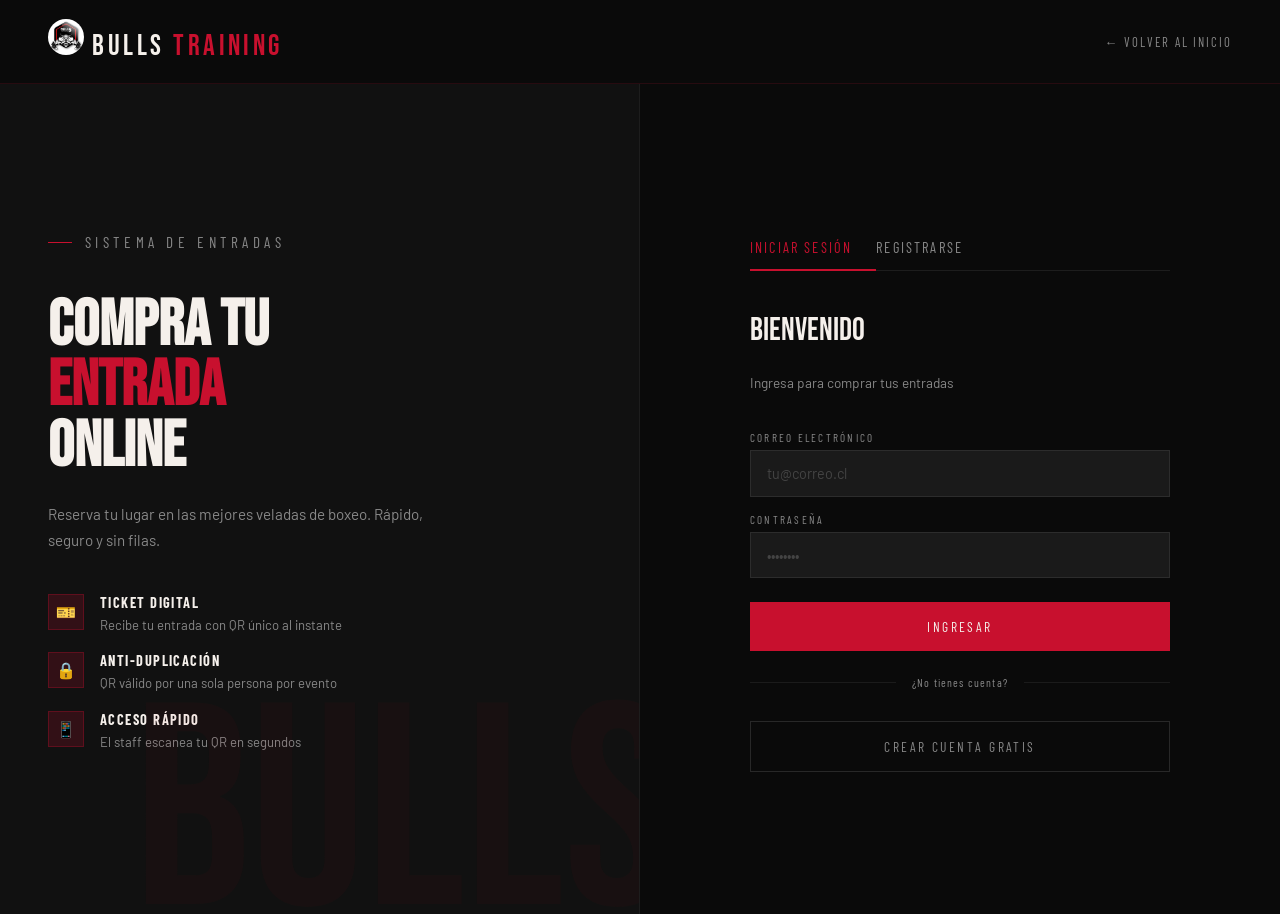
<file: login.html>
<!DOCTYPE html>
<html lang="es">
<head>
<meta charset="UTF-8">
<meta name="viewport" content="width=device-width, initial-scale=1.0">
<title>Iniciar Sesión — Bulls Training</title>
<link href="https://fonts.googleapis.com/css2?family=Bebas+Neue&family=Barlow:wght@400;500;700&family=Barlow+Condensed:wght@600;700&display=swap" rel="stylesheet">
<link rel="icon" href="img/images.jfif" type="image/jpeg">
<style>
*, *::before, *::after { margin: 0; padding: 0; box-sizing: border-box; }
:root {
  --red: #C8102E; --red-dark: #8B0A1F; --red-glow: rgba(200,16,46,0.18);
  --black: #0A0A0A; --dark: #111111; --gray: #1A1A1A; --gray2: #252525;
  --gray-text: #888; --white: #F5F0EB;
}
html { scroll-behavior: smooth; }
body { font-family: 'Barlow', sans-serif; background: var(--black); color: var(--white); min-height: 100vh; display: flex; flex-direction: column; }

/* NAV */
nav {
  display: flex; align-items: center; justify-content: space-between;
  padding: 1.2rem 3rem;
  background: rgba(10,10,10,0.95);
  border-bottom: 1px solid rgba(200,16,46,0.15);
}
.nav-logo { font-family: 'Bebas Neue', sans-serif; font-size: 1.8rem; letter-spacing: 0.12em; text-decoration: none; color: var(--white); }
.nav-logo span { color: var(--red); }
.nav-back { font-family: 'Barlow Condensed', sans-serif; font-size: 0.8rem; letter-spacing: 0.15em; text-transform: uppercase; color: var(--gray-text); text-decoration: none; transition: color 0.2s; }
.nav-back:hover { color: var(--white); }

/* LAYOUT */
.auth-wrapper {
  flex: 1; display: grid; grid-template-columns: 1fr 1fr; min-height: calc(100vh - 70px);
}

/* LEFT PANEL */
.auth-left {
  background: var(--dark);
  padding: 4rem 3rem;
  display: flex; flex-direction: column; justify-content: center;
  position: relative; overflow: hidden;
  border-right: 1px solid rgba(255,255,255,0.05);
}
.auth-left::before {
  content: 'BULLS';
  position: absolute; right: -2rem; bottom: -3rem;
  font-family: 'Bebas Neue', sans-serif; font-size: 18rem;
  color: rgba(200,16,46,0.04); line-height: 1; pointer-events: none;
}
.auth-left-tag {
  font-family: 'Barlow Condensed', sans-serif; font-size: 0.75rem;
  letter-spacing: 0.3em; text-transform: uppercase; color: var(--red); margin-bottom: 1rem;
  display: flex; align-items: center; gap: 0.8rem;
}
.auth-left-tag::before { content: ''; display: inline-block; width: 24px; height: 1px; background: var(--red); }
.auth-left h2 { font-family: 'Bebas Neue', sans-serif; font-size: clamp(2.5rem, 5vw, 4rem); line-height: 0.95; color: var(--white); margin-bottom: 1.5rem; }
.auth-left h2 span { color: var(--red); }
.auth-left p { font-size: 0.95rem; color: var(--gray-text); line-height: 1.7; max-width: 380px; margin-bottom: 2.5rem; }

.auth-feature { display: flex; align-items: flex-start; gap: 1rem; margin-bottom: 1.2rem; }
.auth-feature-icon { width: 36px; height: 36px; background: var(--red-glow); border: 1px solid rgba(200,16,46,0.3); display: flex; align-items: center; justify-content: center; font-size: 1rem; flex-shrink: 0; }
.auth-feature-text strong { display: block; font-family: 'Barlow Condensed', sans-serif; font-size: 0.9rem; letter-spacing: 0.1em; text-transform: uppercase; color: var(--white); margin-bottom: 0.2rem; }
.auth-feature-text span { font-size: 0.82rem; color: var(--gray-text); }

/* RIGHT PANEL — FORM */
.auth-right {
  display: flex; flex-direction: column; justify-content: center;
  padding: 4rem 3rem; background: var(--black);
}
.auth-form-wrap { max-width: 420px; width: 100%; margin: 0 auto; }

/* TABS */
.auth-tabs { display: flex; border-bottom: 1px solid rgba(255,255,255,0.08); margin-bottom: 2.5rem; }
.auth-tab-btn {
  font-family: 'Barlow Condensed', sans-serif; font-size: 0.9rem; letter-spacing: 0.15em;
  text-transform: uppercase; background: none; border: none; color: var(--gray-text);
  padding: 0.8rem 1.5rem 0.8rem 0; cursor: pointer; border-bottom: 2px solid transparent;
  margin-bottom: -1px; transition: color 0.2s, border-color 0.2s;
}
.auth-tab-btn.active { color: var(--red); border-bottom-color: var(--red); }

.auth-form { display: none; }
.auth-form.active { display: flex; flex-direction: column; gap: 1rem; }

.form-title { font-family: 'Bebas Neue', sans-serif; font-size: 2rem; color: var(--white); margin-bottom: 0.5rem; }
.form-subtitle { font-size: 0.85rem; color: var(--gray-text); margin-bottom: 1.5rem; }

.field { display: flex; flex-direction: column; gap: 0.4rem; }
.field label { font-family: 'Barlow Condensed', sans-serif; font-size: 0.7rem; letter-spacing: 0.2em; text-transform: uppercase; color: var(--gray-text); }
.field input {
  background: #1A1A1A; border: 1px solid rgba(255,255,255,0.08);
  color: var(--white); padding: 0.85rem 1rem; font-family: 'Barlow', sans-serif;
  font-size: 0.9rem; outline: none; transition: border-color 0.2s; border-radius: 0;
}
.field input:focus { border-color: var(--red); }
.field input::placeholder { color: #444; }

.field-row { display: grid; grid-template-columns: 1fr 1fr; gap: 1rem; }

.btn-auth {
  font-family: 'Barlow Condensed', sans-serif; font-size: 0.85rem; letter-spacing: 0.18em;
  text-transform: uppercase; background: var(--red); color: var(--white); border: none;
  padding: 1rem; cursor: pointer; transition: background 0.2s, transform 0.15s; margin-top: 0.5rem;
  width: 100%;
}
.btn-auth:hover { background: var(--red-dark); transform: translateY(-1px); }

.form-error { color: #ff6b6b; font-size: 0.8rem; font-family: 'Barlow Condensed', sans-serif; letter-spacing: 0.05em; display: none; }
.form-error.show { display: block; }

.form-divider { display: flex; align-items: center; gap: 1rem; margin: 0.5rem 0; }
.form-divider::before, .form-divider::after { content: ''; flex: 1; height: 1px; background: rgba(255,255,255,0.07); }
.form-divider span { font-size: 0.72rem; color: var(--gray-text); font-family: 'Barlow Condensed', sans-serif; letter-spacing: 0.1em; }

/* SUCCESS */
.auth-success { display: none; text-align: center; padding: 2rem 0; }
.auth-success.show { display: block; }
.success-icon { font-size: 3rem; margin-bottom: 1rem; }
.success-title { font-family: 'Bebas Neue', sans-serif; font-size: 2rem; color: var(--white); margin-bottom: 0.5rem; }
.success-sub { font-size: 0.9rem; color: var(--gray-text); margin-bottom: 2rem; }

@media (max-width: 700px) {
  nav { padding: 1rem 1.5rem; }
  .auth-wrapper { grid-template-columns: 1fr; }
  .auth-left { display: none; }
  .auth-right { padding: 2rem 1.5rem; }
}
</style>
</head>
<body>

<nav>
  <a href="index.html" class="nav-logo">
    <img src="img/images.jfif" alt="Bulls Training" style="height:36px;width:36px;object-fit:contain;border-radius:50%;">
    BULLS <span>TRAINING</span>
  </a>
  <a href="index.html" class="nav-back">← Volver al inicio</a>
</nav>

<div class="auth-wrapper">

  <!-- LEFT: Branding -->
  <div class="auth-left">
    <p class="auth-left-tag">Sistema de entradas</p>
    <h2>COMPRA TU<br><span>ENTRADA</span><br>ONLINE</h2>
    <p>Reserva tu lugar en las mejores veladas de boxeo. Rápido, seguro y sin filas.</p>

    <div class="auth-feature">
      <div class="auth-feature-icon">🎫</div>
      <div class="auth-feature-text">
        <strong>Ticket digital</strong>
        <span>Recibe tu entrada con QR único al instante</span>
      </div>
    </div>
    <div class="auth-feature">
      <div class="auth-feature-icon">🔒</div>
      <div class="auth-feature-text">
        <strong>Anti-duplicación</strong>
        <span>QR válido por una sola persona por evento</span>
      </div>
    </div>
    <div class="auth-feature">
      <div class="auth-feature-icon">📱</div>
      <div class="auth-feature-text">
        <strong>Acceso rápido</strong>
        <span>El staff escanea tu QR en segundos</span>
      </div>
    </div>
  </div>

  <!-- RIGHT: Auth Forms -->
  <div class="auth-right">
    <div class="auth-form-wrap">

      <div class="auth-tabs">
        <button class="auth-tab-btn active" data-tab="login">Iniciar sesión</button>
        <button class="auth-tab-btn" data-tab="register">Registrarse</button>
      </div>

      <!-- LOGIN -->
      <form class="auth-form active" id="loginForm" data-type="login">
        <div class="form-title">Bienvenido</div>
        <p class="form-subtitle">Ingresa para comprar tus entradas</p>
        <div class="field">
          <label>Correo electrónico</label>
          <input type="email" id="loginEmail" placeholder="tu@correo.cl" required>
        </div>
        <div class="field">
          <label>Contraseña</label>
          <input type="password" id="loginPass" placeholder="••••••••" required>
        </div>
        <div class="form-error" id="loginError">Correo o contraseña incorrectos</div>
        <button type="submit" class="btn-auth">Ingresar</button>
        <div class="form-divider"><span>¿No tienes cuenta?</span></div>
        <button type="button" class="btn-auth" style="background:transparent;border:1px solid rgba(255,255,255,0.12);color:var(--gray-text);" onclick="switchTab('register')">Crear cuenta gratis</button>
      </form>

      <!-- REGISTER -->
      <form class="auth-form" id="registerForm" data-type="register">
        <div class="form-title">Crear cuenta</div>
        <p class="form-subtitle">Solo toma un minuto</p>
        <div class="field-row">
          <div class="field">
            <label>Nombre</label>
            <input type="text" id="regNombre" placeholder="Juan" required>
          </div>
          <div class="field">
            <label>Apellido</label>
            <input type="text" id="regApellido" placeholder="Pérez" required>
          </div>
        </div>
        <div class="field">
          <label>RUT</label>
          <input type="text" id="regRut" placeholder="12.345.678-9" required>
        </div>
        <div class="field">
          <label>Correo electrónico</label>
          <input type="email" id="regEmail" placeholder="tu@correo.cl" required>
        </div>
        <div class="field">
          <label>Teléfono</label>
          <input type="tel" id="regTel" placeholder="+56 9 1234 5678">
        </div>
        <div class="field">
          <label>Contraseña</label>
          <input type="password" id="regPass" placeholder="Mínimo 6 caracteres" required>
        </div>
        <div class="form-error" id="regError">Completa todos los campos</div>
        <button type="submit" class="btn-auth">Crear cuenta y continuar</button>
      </form>

      <!-- SUCCESS -->
      <div class="auth-success" id="authSuccess">
        <div class="success-icon">✅</div>
        <div class="success-title">¡Listo!</div>
        <p class="success-sub">Sesión iniciada correctamente. Redirigiendo…</p>
      </div>

    </div>
  </div>

</div>

<script>
// Usuario admin (demo)
const ADMIN = { email: 'admin@bulls.cl', pass: 'admin123' };

const EVENTOS = {
  1: { nombre: 'Velada de Boxeo #1', fecha: '15 Jul 2026', hora: '20:00', precio: '$15.000' },
  2: { nombre: 'Noche de Campeones', fecha: '03 Ago 2026', hora: '21:00', precio: '$20.000' },
  3: { nombre: 'Torneo Amateur Bulls', fecha: '20 Ago 2026', hora: '18:00', precio: '$8.000' },
};

const params   = new URLSearchParams(location.search);
const eventoId = params.get('evento') || 1;
const evento   = EVENTOS[eventoId];

// Si ya hay sesión activa, redirigir según rol
const sesion = JSON.parse(localStorage.getItem('bt_user') || 'null');
if (sesion) redirigirPorRol(sesion);

// Tabs
function switchTab(tab) {
  document.querySelectorAll('.auth-tab-btn').forEach(b => b.classList.toggle('active', b.dataset.tab === tab));
  document.querySelectorAll('.auth-form').forEach(f => f.classList.toggle('active', f.dataset.type === tab));
}
document.querySelectorAll('.auth-tab-btn').forEach(btn => {
  btn.addEventListener('click', () => switchTab(btn.dataset.tab));
});

// LOGIN
document.getElementById('loginForm').addEventListener('submit', e => {
  e.preventDefault();
  const email = document.getElementById('loginEmail').value.trim().toLowerCase();
  const pass  = document.getElementById('loginPass').value;

  if (!email || pass.length < 6) {
    document.getElementById('loginError').classList.add('show'); return;
  }

  let user;
  if (email === ADMIN.email && pass === ADMIN.pass) {
    // Usuario administrador
    user = { nombre: 'Administrador', email, rut: '—', tel: '—', rol: 'admin' };
  } else {
    // Usuario normal
    user = { nombre: capitalize(email.split('@')[0]), email, rut: 'Demo', tel: '', rol: 'usuario' };
  }

  completarAuth(user);
});

// REGISTER — siempre crea usuarios normales
document.getElementById('registerForm').addEventListener('submit', e => {
  e.preventDefault();
  const nombre   = document.getElementById('regNombre').value.trim();
  const apellido = document.getElementById('regApellido').value.trim();
  const rut      = document.getElementById('regRut').value.trim();
  const email    = document.getElementById('regEmail').value.trim();
  const tel      = document.getElementById('regTel').value.trim();
  const pass     = document.getElementById('regPass').value;
  if (!nombre || !apellido || !rut || !email || pass.length < 6) {
    document.getElementById('regError').classList.add('show'); return;
  }
  const user = { nombre: nombre + ' ' + apellido, email, rut, tel, rol: 'usuario' };
  completarAuth(user);
});

function completarAuth(user) {
  localStorage.setItem('bt_user', JSON.stringify(user));
  document.querySelectorAll('.auth-form').forEach(f => f.style.display = 'none');
  document.querySelectorAll('.auth-tabs').forEach(t => t.style.display = 'none');
  document.getElementById('authSuccess').classList.add('show');
  setTimeout(() => redirigirPorRol(user), 1200);
}

function redirigirPorRol(user) {
  if (user.rol === 'admin') {
    window.location.href = 'admin.html';
  } else {
    localStorage.setItem('bt_evento', JSON.stringify({ id: eventoId, ...evento }));
    window.location.href = 'ticket.html';
  }
}

function capitalize(s) { return s.charAt(0).toUpperCase() + s.slice(1); }
</script>
</body>
</html>
</file>
<file: css/style.css>
*, *::before, *::after { margin: 0; padding: 0; box-sizing: border-box; }

:root {
  --red: #C8102E;
  --red-dark: #8B0A1F;
  --red-glow: rgba(200,16,46,0.18);
  --black: #0A0A0A;
  --dark: #111111;
  --darker: #0D0D0D;
  --gray: #1A1A1A;
  --gray2: #252525;
  --gray-text: #888;
  --white: #F5F0EB;
  --cream: #E8E0D5;
}

html { scroll-behavior: smooth; }

body {
  font-family: 'Barlow', sans-serif;
  background: var(--black);
  color: var(--white);
  overflow-x: hidden;
}

/* NAV */
nav {
  position: fixed;
  top: 0; left: 0; right: 0;
  z-index: 100;
  display: flex;
  align-items: center;
  justify-content: space-between;
  padding: 1.2rem 3rem;
  background: rgba(10,10,10,0.92);
  border-bottom: 1px solid rgba(200,16,46,0.15);
  backdrop-filter: blur(8px);
}

.nav-logo {
  font-family: 'Bebas Neue', sans-serif;
  font-size: 1.8rem;
  letter-spacing: 0.12em;
  color: var(--white);
  text-decoration: none;
  display: flex;
  align-items: center;
  gap: 0.6rem;
}
.nav-logo span { color: var(--red); }
.nav-logo-img {
  height: 38px;
  width: 38px;
  object-fit: contain;
  border-radius: 50%;
  flex-shrink: 0;
}

.nav-links {
  display: flex;
  gap: 2.2rem;
  list-style: none;
}
.nav-links a {
  font-family: 'Barlow Condensed', sans-serif;
  font-size: 0.85rem;
  letter-spacing: 0.15em;
  text-transform: uppercase;
  color: var(--gray-text);
  text-decoration: none;
  transition: color 0.2s;
}
.nav-links a:hover { color: var(--red); }

.nav-cta {
  font-family: 'Barlow Condensed', sans-serif;
  font-size: 0.8rem;
  letter-spacing: 0.15em;
  text-transform: uppercase;
  background: var(--red);
  color: var(--white);
  border: none;
  padding: 0.55rem 1.4rem;
  cursor: pointer;
  transition: background 0.2s;
}
.nav-cta:hover { background: var(--red-dark); }

/* HERO */
.hero {
  min-height: 100vh;
  display: flex;
  align-items: center;
  padding: 7rem 3rem 5rem;
  position: relative;
  overflow: hidden;
  background: var(--darker);
}

.hero-bg {
  position: absolute;
  inset: 0;
  background-image: url('../img/SaveClip.App_517583251_18169262491354121_7853052366678824187_n.jpg');
  background-size: cover;
  background-position: center 30%;
  background-repeat: no-repeat;
  filter: brightness(0.55) saturate(0.9);
  transform: scale(1.03);
  transition: transform 8s ease;
}
.hero:hover .hero-bg {
  transform: scale(1.06);
}

/* Overlay rojo sobre la imagen */
.hero-bg::after {
  content: '';
  position: absolute;
  inset: 0;
  background:
    linear-gradient(to right, rgba(10,10,10,0.72) 35%, rgba(10,10,10,0.15) 100%),
    linear-gradient(to top, rgba(10,10,10,0.45) 0%, transparent 50%),
    radial-gradient(ellipse 50% 60% at 80% 50%, rgba(200,16,46,0.12) 0%, transparent 70%);
}

.hero-number {
  position: absolute;
  right: -3rem;
  bottom: -2rem;
  font-family: 'Bebas Neue', sans-serif;
  font-size: 32vw;
  color: rgba(200,16,46,0.04);
  line-height: 1;
  pointer-events: none;
  user-select: none;
  letter-spacing: -0.05em;
}

.hero-content {
  position: relative;
  z-index: 2;
  max-width: 680px;
}

.hero-tag {
  font-family: 'Barlow Condensed', sans-serif;
  font-size: 0.78rem;
  letter-spacing: 0.3em;
  text-transform: uppercase;
  color: var(--red);
  margin-bottom: 1.2rem;
  display: flex;
  align-items: center;
  gap: 0.8rem;
}
.hero-tag::before {
  content: '';
  display: inline-block;
  width: 30px;
  height: 1px;
  background: var(--red);
}

.hero h1 {
  font-family: 'Bebas Neue', sans-serif;
  font-size: clamp(3.2rem, 7vw, 6.5rem);
  line-height: 0.92;
  letter-spacing: 0.02em;
  color: var(--white);
  margin-bottom: 1.8rem;
}

.hero h1 .accent { color: var(--red); }

.hero-desc {
  font-size: 1.05rem;
  color: var(--gray-text);
  line-height: 1.7;
  max-width: 420px;
  margin-bottom: 2.5rem;
}

.hero-actions {
  display: flex;
  gap: 1rem;
  align-items: center;
}

.btn-primary {
  font-family: 'Barlow Condensed', sans-serif;
  font-size: 0.85rem;
  letter-spacing: 0.18em;
  text-transform: uppercase;
  background: var(--red);
  color: var(--white);
  border: none;
  padding: 1rem 2.2rem;
  cursor: pointer;
  transition: background 0.2s, transform 0.15s;
}
.btn-primary:hover { background: var(--red-dark); transform: translateY(-1px); }

.btn-ghost {
  font-family: 'Barlow Condensed', sans-serif;
  font-size: 0.85rem;
  letter-spacing: 0.18em;
  text-transform: uppercase;
  background: transparent;
  color: var(--gray-text);
  border: 1px solid rgba(255,255,255,0.12);
  padding: 1rem 2rem;
  cursor: pointer;
  transition: color 0.2s, border-color 0.2s;
  text-decoration: none;
  display: inline-block;
}
.btn-ghost:hover { color: var(--white); border-color: rgba(255,255,255,0.35); }

.hero-stats {
  position: absolute;
  right: 3rem;
  top: 50%;
  transform: translateY(-50%);
  display: flex;
  flex-direction: column;
  gap: 2.5rem;
  z-index: 2;
}

.stat {
  text-align: right;
  border-right: 2px solid var(--red);
  padding-right: 1rem;
}
.stat-num {
  font-family: 'Bebas Neue', sans-serif;
  font-size: 2.5rem;
  color: var(--white);
  line-height: 1;
}
.stat-label {
  font-size: 0.7rem;
  letter-spacing: 0.15em;
  text-transform: uppercase;
  color: var(--gray-text);
}

/* DIVIDER */
.ticker {
  background: var(--red);
  padding: 0.75rem 0;
  overflow: hidden;
  white-space: nowrap;
}
.ticker-inner {
  display: inline-block;
  animation: ticker 18s linear infinite;
  font-family: 'Bebas Neue', sans-serif;
  font-size: 1rem;
  letter-spacing: 0.2em;
  color: rgba(255,255,255,0.9);
}
@keyframes ticker {
  from { transform: translateX(0); }
  to { transform: translateX(-50%); }
}

/* CLASES */
section {
  padding: 6rem 3rem;
}

.section-tag {
  font-family: 'Barlow Condensed', sans-serif;
  font-size: 0.75rem;
  letter-spacing: 0.3em;
  text-transform: uppercase;
  color: var(--red);
  margin-bottom: 0.8rem;
}

.section-title {
  font-family: 'Bebas Neue', sans-serif;
  font-size: clamp(2.5rem, 5vw, 4.5rem);
  line-height: 0.95;
  color: var(--white);
  margin-bottom: 3rem;
}

.clases-grid {
  display: grid;
  grid-template-columns: repeat(auto-fit, minmax(200px, 1fr));
  gap: 1px;
  background: rgba(255,255,255,0.05);
}

.clase-card {
  background: var(--dark);
  padding: 2.5rem 2rem;
  transition: background 0.2s;
  cursor: default;
}
.clase-card:hover { background: var(--gray); }
.clase-card:hover .clase-num { color: var(--red); }

.clase-num {
  font-family: 'Bebas Neue', sans-serif;
  font-size: 3rem;
  color: rgba(255,255,255,0.06);
  line-height: 1;
  transition: color 0.2s;
  margin-bottom: 1rem;
}

.clase-name {
  font-family: 'Barlow Condensed', sans-serif;
  font-size: 1.3rem;
  font-weight: 700;
  letter-spacing: 0.05em;
  text-transform: uppercase;
  color: var(--white);
  margin-bottom: 0.6rem;
}

.clase-desc {
  font-size: 0.85rem;
  color: var(--gray-text);
  line-height: 1.6;
}

/* HORARIOS */
#horarios {
  background: var(--darker);
}

.schedule-table {
  width: 100%;
  border-collapse: collapse;
  margin-top: 2rem;
}

.schedule-table th {
  font-family: 'Barlow Condensed', sans-serif;
  font-size: 0.78rem;
  letter-spacing: 0.2em;
  text-transform: uppercase;
  color: var(--gray-text);
  padding: 1rem 1.5rem;
  text-align: left;
  border-bottom: 1px solid rgba(255,255,255,0.06);
}

.schedule-table td {
  padding: 1.1rem 1.5rem;
  border-bottom: 1px solid rgba(255,255,255,0.04);
  font-size: 0.95rem;
}

.schedule-table tr:hover td { background: rgba(255,255,255,0.02); }

.badge {
  display: inline-block;
  font-family: 'Barlow Condensed', sans-serif;
  font-size: 0.7rem;
  letter-spacing: 0.12em;
  text-transform: uppercase;
  padding: 0.25rem 0.7rem;
  background: var(--red-glow);
  color: var(--red);
  border: 1px solid rgba(200,16,46,0.3);
}

.badge.open {
  background: rgba(20, 180, 80, 0.1);
  color: #4caf82;
  border-color: rgba(20,180,80,0.2);
}

/* PLANES */
.planes-grid {
  display: grid;
  grid-template-columns: repeat(auto-fit, minmax(240px, 1fr));
  gap: 1.5rem;
  margin-top: 2rem;
}

.plan-card {
  background: var(--gray);
  padding: 2.5rem 2rem;
  border: 1px solid rgba(255,255,255,0.06);
  position: relative;
  transition: border-color 0.2s;
}
.plan-card:hover { border-color: rgba(200,16,46,0.4); }
.plan-card.featured {
  border-color: var(--red);
  background: var(--gray2);
}

.plan-badge {
  position: absolute;
  top: -1px;
  right: 1.5rem;
  font-family: 'Barlow Condensed', sans-serif;
  font-size: 0.65rem;
  letter-spacing: 0.18em;
  text-transform: uppercase;
  background: var(--red);
  color: var(--white);
  padding: 0.3rem 0.8rem;
}

.plan-name {
  font-family: 'Barlow Condensed', sans-serif;
  font-size: 1rem;
  letter-spacing: 0.15em;
  text-transform: uppercase;
  color: var(--gray-text);
  margin-bottom: 1rem;
}

.plan-price {
  font-family: 'Bebas Neue', sans-serif;
  font-size: 3.5rem;
  color: var(--white);
  line-height: 1;
  margin-bottom: 0.3rem;
}

.plan-period {
  font-size: 0.75rem;
  color: var(--gray-text);
  margin-bottom: 2rem;
}

.plan-features {
  list-style: none;
  display: flex;
  flex-direction: column;
  gap: 0.8rem;
  margin-bottom: 2rem;
}

.plan-features li {
  font-size: 0.88rem;
  color: var(--gray-text);
  padding-left: 1rem;
  position: relative;
}
.plan-features li::before {
  content: '—';
  position: absolute;
  left: 0;
  color: var(--red);
}

/* CONTACTO */
#contacto {
  background: var(--darker);
}

.contact-grid {
  display: grid;
  grid-template-columns: 1fr 1fr;
  gap: 5rem;
  margin-top: 2rem;
}

.contact-info {
  display: flex;
  flex-direction: column;
  gap: 2rem;
}

.contact-item-label {
  font-family: 'Barlow Condensed', sans-serif;
  font-size: 0.7rem;
  letter-spacing: 0.25em;
  text-transform: uppercase;
  color: var(--red);
  margin-bottom: 0.3rem;
}

.contact-item-value {
  font-size: 1rem;
  color: var(--white);
}

.contact-item-value a {
  color: var(--white);
  text-decoration: none;
  transition: color 0.2s;
}
.contact-item-value a:hover { color: var(--red); }

.contact-form {
  display: flex;
  flex-direction: column;
  gap: 1rem;
}

.form-row {
  display: grid;
  grid-template-columns: 1fr 1fr;
  gap: 1rem;
}

.form-field {
  display: flex;
  flex-direction: column;
  gap: 0.4rem;
}

.form-label {
  font-family: 'Barlow Condensed', sans-serif;
  font-size: 0.7rem;
  letter-spacing: 0.2em;
  text-transform: uppercase;
  color: var(--gray-text);
}

.form-input, .form-select, .form-textarea {
  background: var(--gray);
  border: 1px solid rgba(255,255,255,0.08);
  color: var(--white);
  padding: 0.8rem 1rem;
  font-family: 'Barlow', sans-serif;
  font-size: 0.9rem;
  outline: none;
  transition: border-color 0.2s;
  width: 100%;
}
.form-input:focus, .form-select:focus, .form-textarea:focus {
  border-color: var(--red);
}
.form-select { appearance: none; }
.form-textarea { resize: none; height: 100px; }

/* MAP placeholder */
.map-placeholder {
  background: var(--gray);
  border: 1px solid rgba(255,255,255,0.06);
  height: 200px;
  display: flex;
  align-items: center;
  justify-content: center;
  color: var(--gray-text);
  font-family: 'Barlow Condensed', sans-serif;
  font-size: 0.8rem;
  letter-spacing: 0.15em;
  text-transform: uppercase;
}

/* FOOTER */
footer {
  background: #060606;
  padding: 3rem;
  display: flex;
  align-items: center;
  justify-content: space-between;
  border-top: 1px solid rgba(255,255,255,0.05);
}

.footer-logo {
  font-family: 'Bebas Neue', sans-serif;
  font-size: 1.5rem;
  letter-spacing: 0.12em;
  color: var(--white);
}
.footer-logo span { color: var(--red); }

.footer-copy {
  font-size: 0.78rem;
  color: var(--gray-text);
}

.footer-social {
  display: flex;
  gap: 1rem;
}
.footer-social a {
  font-family: 'Barlow Condensed', sans-serif;
  font-size: 0.72rem;
  letter-spacing: 0.15em;
  text-transform: uppercase;
  color: var(--gray-text);
  text-decoration: none;
  transition: color 0.2s;
}
.footer-social a:hover { color: var(--red); }

.whatsapp-float {
  position: fixed;
  bottom: 2rem;
  right: 2rem;
  z-index: 200;
  background: #25D366;
  color: white;
  width: 52px;
  height: 52px;
  border-radius: 50%;
  display: flex;
  align-items: center;
  justify-content: center;
  cursor: pointer;
  box-shadow: 0 4px 20px rgba(37,211,102,0.35);
  transition: transform 0.2s;
  text-decoration: none;
  font-size: 1.4rem;
}
.whatsapp-float:hover { transform: scale(1.08); }

/* HAMBURGER */
.nav-hamburger {
  display: none;
  flex-direction: column;
  gap: 5px;
  background: none;
  border: none;
  cursor: pointer;
  padding: 4px;
  z-index: 101;
}
.nav-hamburger span {
  display: block;
  width: 24px;
  height: 2px;
  background: var(--white);
  transition: all 0.3s ease;
  border-radius: 2px;
}
.nav-hamburger.open span:nth-child(1) { transform: translateY(7px) rotate(45deg); }
.nav-hamburger.open span:nth-child(2) { opacity: 0; }
.nav-hamburger.open span:nth-child(3) { transform: translateY(-7px) rotate(-45deg); }

.nav-cta-mobile { display: none; }
.nav-admin-mobile-item { display: none; }

/* HORARIOS — scroll horizontal en mobile */
.schedule-wrapper {
  overflow-x: auto;
  -webkit-overflow-scrolling: touch;
}

@media (max-width: 700px) {
  /* NAV */
  nav { padding: 1rem 1.5rem; }
  .nav-hamburger { display: flex; }
  .nav-cta-desktop { display: none; }
  .nav-cta-mobile { display: list-item; list-style: none; margin-top: 0.5rem; }
  .nav-cta-mobile .nav-cta { width: 100%; text-align: center; padding: 0.8rem; }
  .nav-admin-mobile-item.show-admin { display: list-item; list-style: none; }

  .nav-links {
    display: none;
    position: fixed;
    top: 0; left: 0; right: 0;
    background: rgba(10,10,10,0.98);
    backdrop-filter: blur(12px);
    flex-direction: column;
    align-items: center;
    justify-content: center;
    gap: 0;
    padding: 5rem 2rem 3rem;
    z-index: 100;
    height: 100dvh;
  }
  .nav-links.open { display: flex; }
  .nav-links li { width: 100%; text-align: center; border-bottom: 1px solid rgba(255,255,255,0.06); }
  .nav-links a {
    display: block;
    padding: 1.2rem 0;
    font-size: 1.3rem;
    letter-spacing: 0.2em;
  }

  /* HERO */
  .hero {
    min-height: 100svh;
    padding: 6rem 1.5rem 3rem;
    align-items: flex-start;
  }
  .hero-number { display: none; }
  .hero-stats { display: none; }
  .hero h1 { font-size: clamp(2.8rem, 14vw, 4rem); }
  .hero-desc { font-size: 0.95rem; max-width: 100%; }
  .hero-actions { flex-direction: column; align-items: flex-start; gap: 0.8rem; }
  .btn-primary, .btn-ghost { width: 100%; text-align: center; }

  /* SECCIONES */
  section { padding: 3.5rem 1.5rem; }
  .section-title { font-size: clamp(2rem, 10vw, 3rem); margin-bottom: 2rem; }

  /* HORARIOS — tabla scrollable */
  .schedule-table { font-size: 0.82rem; }
  .schedule-table th, .schedule-table td { padding: 0.8rem 1rem; white-space: nowrap; }

  /* PLANES */
  .planes-grid { grid-template-columns: 1fr; gap: 1rem; }

  /* CONTACTO */
  .contact-grid { grid-template-columns: 1fr; gap: 2.5rem; }
  .form-row { grid-template-columns: 1fr; }

  /* FOOTER */
  footer { flex-direction: column; gap: 1.2rem; text-align: center; padding: 2rem 1.5rem; }
}

/* ── NAV LOGIN / USER ───────────────────────────────────────────────── */
.nav-login-btn {
  font-family: 'Barlow Condensed', sans-serif;
  font-size: 0.8rem;
  letter-spacing: 0.15em;
  text-transform: uppercase;
  border: 1px solid rgba(200,16,46,0.5);
  color: var(--white);
  padding: 0.5rem 1.2rem;
  text-decoration: none;
  transition: background 0.2s, border-color 0.2s;
}
.nav-login-btn:hover { background: var(--red-glow); border-color: var(--red); }

.nav-user { display: flex; align-items: center; gap: 0.7rem; }
.nav-admin-btn {
  font-family: 'Barlow Condensed', sans-serif;
  font-size: 0.75rem;
  letter-spacing: 0.15em;
  text-transform: uppercase;
  background: var(--red);
  color: var(--white);
  padding: 0.45rem 1rem;
  border: 1px solid var(--red);
  text-decoration: none;
  margin-right: 0.4rem;
  transition: background 0.2s, border-color 0.2s;
}
.nav-admin-btn:hover {
  background: var(--red-dark);
  border-color: var(--red-dark);
}
.nav-user-avatar {
  width: 32px; height: 32px; border-radius: 50%;
  background: var(--red);
  display: flex; align-items: center; justify-content: center;
  font-family: 'Bebas Neue', sans-serif; font-size: 1rem; color: var(--white);
}
.nav-user > span {
  font-family: 'Barlow Condensed', sans-serif;
  font-size: 0.85rem; letter-spacing: 0.1em; color: var(--white);
}
.nav-logout-btn {
  font-family: 'Barlow Condensed', sans-serif;
  font-size: 0.72rem; letter-spacing: 0.12em; text-transform: uppercase;
  background: none; border: 1px solid rgba(255,255,255,0.15);
  color: var(--gray-text); padding: 0.3rem 0.7rem; cursor: pointer;
  transition: color 0.2s, border-color 0.2s;
}
.nav-logout-btn:hover { color: var(--red); border-color: var(--red); }

/* ── EVENTOS ────────────────────────────────────────────────────────── */
#eventos { background: var(--black); }

.eventos-grid {
  display: flex; flex-direction: column;
  gap: 1px; background: rgba(255,255,255,0.05); margin-top: 2rem;
}
.evento-card {
  background: var(--dark); padding: 2rem 2.5rem;
  display: grid; grid-template-columns: auto 1fr auto;
  gap: 2rem; align-items: center; transition: background 0.2s;
}
.evento-card:hover { background: var(--gray); }

.evento-date-badge {
  display: flex; flex-direction: column; align-items: center;
  background: var(--red-glow); border: 1px solid rgba(200,16,46,0.3);
  padding: 0.8rem 1.2rem; min-width: 68px;
}
.evento-day {
  font-family: 'Bebas Neue', sans-serif;
  font-size: 2.4rem; color: var(--red); line-height: 1;
}
.evento-month {
  font-family: 'Barlow Condensed', sans-serif;
  font-size: 0.75rem; letter-spacing: 0.2em; color: var(--white); text-transform: uppercase;
}
.evento-year {
  font-family: 'Barlow Condensed', sans-serif;
  font-size: 0.65rem; letter-spacing: 0.1em; color: var(--gray-text);
}
.evento-name {
  font-family: 'Bebas Neue', sans-serif;
  font-size: 1.6rem; letter-spacing: 0.05em; color: var(--white); margin-bottom: 0.5rem;
}
.evento-meta {
  display: flex; gap: 1.5rem; font-size: 0.82rem; color: var(--gray-text);
  margin-bottom: 0.9rem; font-family: 'Barlow Condensed', sans-serif; letter-spacing: 0.08em;
}
.tickets-bar {
  height: 3px; background: rgba(255,255,255,0.08);
  border-radius: 2px; overflow: hidden; margin-bottom: 0.4rem;
  width: 260px; max-width: 100%;
}
.tickets-fill { height: 100%; background: var(--red); border-radius: 2px; }
.tickets-label {
  font-family: 'Barlow Condensed', sans-serif;
  font-size: 0.7rem; letter-spacing: 0.1em; color: var(--gray-text);
}
.evento-action {
  display: flex; flex-direction: column; align-items: flex-end; gap: 0.8rem;
}
.evento-price {
  font-family: 'Bebas Neue', sans-serif; font-size: 2rem; color: var(--white); line-height: 1;
}
.evento-btn { text-decoration: none; display: inline-block; white-space: nowrap; }

@media (max-width: 700px) {
  .nav-login-btn.nav-cta-desktop { display: none; }
  .evento-card {
    grid-template-columns: auto 1fr; grid-template-rows: auto auto;
    padding: 1.5rem; gap: 1rem;
  }
  .evento-action {
    grid-column: 1 / -1; flex-direction: row;
    justify-content: space-between; align-items: center;
    border-top: 1px solid rgba(255,255,255,0.06); padding-top: 1rem;
  }
  .evento-name { font-size: 1.2rem; }
  .evento-meta { flex-direction: column; gap: 0.3rem; }
  .tickets-bar { width: 100%; }
}
</file>
<file: css/admin.css>
*,*::before,*::after{margin:0;padding:0;box-sizing:border-box}
:root{--red:#C8102E;--red-dark:#8B0A1F;--red-glow:rgba(200,16,46,0.18);--black:#0A0A0A;--dark:#111;--gray:#1A1A1A;--gray2:#252525;--gray-text:#888;--white:#F5F0EB}
body{font-family:'Barlow',sans-serif;background:var(--black);color:var(--white);display:flex;min-height:100vh}

/* LOGIN GATE */
#loginGate{position:fixed;inset:0;background:var(--black);z-index:999;display:flex;align-items:center;justify-content:center}
.gate-box{background:var(--dark);border:1px solid rgba(200,16,46,0.3);padding:3rem;width:100%;max-width:380px;text-align:center}
.gate-logo{font-family:'Bebas Neue',sans-serif;font-size:2rem;letter-spacing:.12em;margin-bottom:.3rem}
.gate-logo span{color:var(--red)}
.gate-sub{font-family:'Barlow Condensed',sans-serif;font-size:.75rem;letter-spacing:.2em;color:var(--gray-text);text-transform:uppercase;margin-bottom:2rem}
.gate-box input{width:100%;background:var(--gray);border:1px solid rgba(255,255,255,.08);color:var(--white);padding:.8rem 1rem;font-family:'Barlow',sans-serif;font-size:.9rem;outline:none;margin-bottom:1rem;transition:border-color .2s}
.gate-box input:focus{border-color:var(--red)}
.gate-btn{width:100%;font-family:'Barlow Condensed',sans-serif;font-size:.85rem;letter-spacing:.18em;text-transform:uppercase;background:var(--red);color:var(--white);border:none;padding:1rem;cursor:pointer;transition:background .2s}
.gate-btn:hover{background:var(--red-dark)}
.gate-err{color:#ff6b6b;font-size:.8rem;margin-bottom:.8rem;display:none}

/* SIDEBAR */
.sidebar{width:220px;background:var(--dark);border-right:1px solid rgba(255,255,255,.05);display:flex;flex-direction:column;flex-shrink:0;position:fixed;top:0;bottom:0;left:0;z-index:10}
.sidebar-logo {
  font-family: 'Bebas Neue', sans-serif;
  font-size: 1.4rem;
  letter-spacing: .12em;
  padding: 1.2rem 1.5rem;
  border-bottom: 1px solid rgba(255,255,255,.05);
  display: flex;
  align-items: center;
  gap: 0.6rem;
}
.sidebar-logo-img {
  height: 32px;
  width: 32px;
  object-fit: contain;
  border-radius: 50%;
  flex-shrink: 0;
}
.sidebar-logo span{color:var(--red)}
.sidebar-badge{font-family:'Barlow Condensed',sans-serif;font-size:.6rem;letter-spacing:.15em;text-transform:uppercase;color:var(--red);background:var(--red-glow);border:1px solid rgba(200,16,46,.3);padding:.2rem .5rem;margin-left:.5rem}
.sidebar-nav{flex:1;padding:1rem 0}
.snav-item{display:flex;align-items:center;gap:.8rem;padding:.85rem 1.5rem;font-family:'Barlow Condensed',sans-serif;font-size:.85rem;letter-spacing:.1em;text-transform:uppercase;color:var(--gray-text);cursor:pointer;transition:all .2s;border-left:3px solid transparent}
.snav-item:hover{color:var(--white);background:rgba(255,255,255,.03)}
.snav-item.active{color:var(--white);background:rgba(200,16,46,.08);border-left-color:var(--red)}
.snav-icon{font-size:1rem;width:20px;text-align:center}
.sidebar-footer{padding:1.5rem;border-top:1px solid rgba(255,255,255,.05)}
.sidebar-user{font-family:'Barlow Condensed',sans-serif;font-size:.75rem;letter-spacing:.1em;color:var(--gray-text)}
.sidebar-user strong{display:block;color:var(--white);margin-bottom:.2rem}
.btn-logout{margin-top:.8rem;font-family:'Barlow Condensed',sans-serif;font-size:.7rem;letter-spacing:.12em;text-transform:uppercase;background:none;border:1px solid rgba(255,255,255,.1);color:var(--gray-text);padding:.4rem .8rem;cursor:pointer;width:100%;transition:all .2s}
.btn-logout:hover{border-color:var(--red);color:var(--red)}

/* MAIN */
.admin-main{margin-left:220px;flex:1;padding:2.5rem;overflow-y:auto}
.tab-panel{display:none}
.tab-panel.active{display:block}
.admin-header{margin-bottom:2rem}
.admin-header h1{font-family:'Bebas Neue',sans-serif;font-size:2.2rem;letter-spacing:.05em;color:var(--white)}
.admin-header p{font-size:.85rem;color:var(--gray-text);margin-top:.3rem}

/* STATS GRID */
.stats-grid{display:grid;grid-template-columns:repeat(4,1fr);gap:1px;background:rgba(255,255,255,.05);margin-bottom:2rem}
.stat-card{background:var(--dark);padding:1.5rem;transition:background .2s}
.stat-card:hover{background:var(--gray)}
.stat-label{font-family:'Barlow Condensed',sans-serif;font-size:.7rem;letter-spacing:.2em;text-transform:uppercase;color:var(--gray-text);margin-bottom:.5rem}
.stat-num{font-family:'Bebas Neue',sans-serif;font-size:2.8rem;color:var(--white);line-height:1}
.stat-num.red{color:var(--red)}
.stat-sub{font-size:.75rem;color:var(--gray-text);margin-top:.3rem}

/* SECTION HEADER */
.sec-head{display:flex;align-items:center;justify-content:space-between;margin-bottom:1.2rem}
.sec-head h2{font-family:'Barlow Condensed',sans-serif;font-size:.8rem;letter-spacing:.25em;text-transform:uppercase;color:var(--gray-text)}
.btn-add{font-family:'Barlow Condensed',sans-serif;font-size:.75rem;letter-spacing:.15em;text-transform:uppercase;background:var(--red);color:var(--white);border:none;padding:.55rem 1.2rem;cursor:pointer;transition:background .2s}
.btn-add:hover{background:var(--red-dark)}

/* TABLES */
.admin-table{width:100%;border-collapse:collapse;background:var(--dark);margin-bottom:2rem}
.admin-table th{font-family:'Barlow Condensed',sans-serif;font-size:.7rem;letter-spacing:.2em;text-transform:uppercase;color:var(--gray-text);padding:.9rem 1.2rem;text-align:left;border-bottom:1px solid rgba(255,255,255,.06)}
.admin-table td{padding:.9rem 1.2rem;font-size:.88rem;border-bottom:1px solid rgba(255,255,255,.04)}
.admin-table tr:hover td{background:rgba(255,255,255,.02)}
.badge{display:inline-block;font-family:'Barlow Condensed',sans-serif;font-size:.65rem;letter-spacing:.1em;text-transform:uppercase;padding:.2rem .6rem;border:1px solid}
.badge-red{background:rgba(200,16,46,.1);color:var(--red);border-color:rgba(200,16,46,.3)}
.badge-green{background:rgba(20,180,80,.1);color:#4caf82;border-color:rgba(20,180,80,.2)}
.badge-gray{background:rgba(255,255,255,.05);color:var(--gray-text);border-color:rgba(255,255,255,.1)}
.btn-sm{font-family:'Barlow Condensed',sans-serif;font-size:.65rem;letter-spacing:.1em;text-transform:uppercase;border:1px solid rgba(255,255,255,.12);background:none;color:var(--gray-text);padding:.3rem .7rem;cursor:pointer;transition:all .2s}
.btn-sm:hover{border-color:var(--red);color:var(--red)}
.btn-sm.del:hover{border-color:#ff4444;color:#ff4444}

/* BAR */
.prog-bar{height:4px;background:rgba(255,255,255,.06);border-radius:2px;overflow:hidden;width:120px}
.prog-fill{height:100%;background:var(--red);border-radius:2px}

/* SCANNER */
.scanner-wrap{max-width:500px}
.scanner-frame{background:var(--gray);border:2px solid rgba(255,255,255,.08);height:280px;position:relative;display:flex;align-items:center;justify-content:center;overflow:hidden;margin-bottom:1.5rem}
.scanner-corners::before,.scanner-corners::after{content:'';position:absolute;width:30px;height:30px;border-color:var(--red);border-style:solid;border-width:3px}
.scanner-corners::before{top:12px;left:12px;border-right:none;border-bottom:none}
.scanner-corners::after{bottom:12px;right:12px;border-left:none;border-top:none}
.scanner-line{position:absolute;left:10%;right:10%;height:2px;background:var(--red);box-shadow:0 0 8px rgba(200,16,46,.6);animation:scan 2s ease-in-out infinite}
@keyframes scan{0%,100%{top:20%}50%{top:80%}}
.scanner-hint{font-family:'Barlow Condensed',sans-serif;font-size:.8rem;letter-spacing:.12em;text-transform:uppercase;color:var(--gray-text);text-align:center;margin-bottom:1.5rem}
.btn-simulate{font-family:'Barlow Condensed',sans-serif;font-size:.85rem;letter-spacing:.18em;text-transform:uppercase;background:var(--red);color:var(--white);border:none;padding:1rem 2rem;cursor:pointer;transition:background .2s;width:100%;margin-bottom:1rem}
.btn-simulate:hover{background:var(--red-dark)}

/* SCAN RESULT */
.scan-result{display:none;background:var(--gray);border:1px solid;padding:1.5rem;margin-top:1rem}
.scan-result.valid{border-color:rgba(20,180,80,.3)}
.scan-result.invalid{border-color:rgba(255,68,68,.3)}
.scan-result-title{font-family:'Bebas Neue',sans-serif;font-size:1.6rem;margin-bottom:1rem}
.scan-result.valid .scan-result-title{color:#4caf82}
.scan-result.invalid .scan-result-title{color:#ff4444}
.scan-fields{display:grid;grid-template-columns:1fr 1fr;gap:.8rem}
.scan-field-label{font-family:'Barlow Condensed',sans-serif;font-size:.65rem;letter-spacing:.18em;text-transform:uppercase;color:var(--gray-text);margin-bottom:.2rem}
.scan-field-value{font-size:.9rem;color:var(--white)}

/* MODAL */
.modal-overlay{position:fixed;inset:0;background:rgba(0,0,0,.85);z-index:100;display:none;align-items:center;justify-content:center}
.modal-overlay.show{display:flex}
.modal-box{background:var(--dark);border:1px solid rgba(200,16,46,.3);padding:2.5rem;width:100%;max-width:480px}
.modal-title{font-family:'Bebas Neue',sans-serif;font-size:1.8rem;margin-bottom:1.5rem}
.modal-field{display:flex;flex-direction:column;gap:.4rem;margin-bottom:1rem}
.modal-label{font-family:'Barlow Condensed',sans-serif;font-size:.7rem;letter-spacing:.2em;text-transform:uppercase;color:var(--gray-text)}
.modal-input{background:var(--gray);border:1px solid rgba(255,255,255,.08);color:var(--white);padding:.8rem 1rem;font-family:'Barlow',sans-serif;font-size:.9rem;outline:none;transition:border-color .2s}
.modal-input:focus{border-color:var(--red)}
.modal-row{display:grid;grid-template-columns:1fr 1fr;gap:1rem}
.modal-actions{display:flex;gap:1rem;margin-top:1.5rem}
.btn-modal-save{flex:1;font-family:'Barlow Condensed',sans-serif;font-size:.82rem;letter-spacing:.15em;text-transform:uppercase;background:var(--red);color:var(--white);border:none;padding:.85rem;cursor:pointer;transition:background .2s}
.btn-modal-save:hover{background:var(--red-dark)}
.btn-modal-cancel{font-family:'Barlow Condensed',sans-serif;font-size:.82rem;letter-spacing:.15em;text-transform:uppercase;background:none;border:1px solid rgba(255,255,255,.12);color:var(--gray-text);padding:.85rem 1.5rem;cursor:pointer;transition:all .2s}
.btn-modal-cancel:hover{border-color:rgba(255,255,255,.3);color:var(--white)}

@media(max-width:800px){
  .sidebar{width:60px}
  .snav-item span:not(.snav-icon){display:none}
  .sidebar-logo .admin-word,.sidebar-user,.btn-logout{display:none}
  .admin-main{margin-left:60px}
  .stats-grid{grid-template-columns:1fr 1fr}
}
</file>
